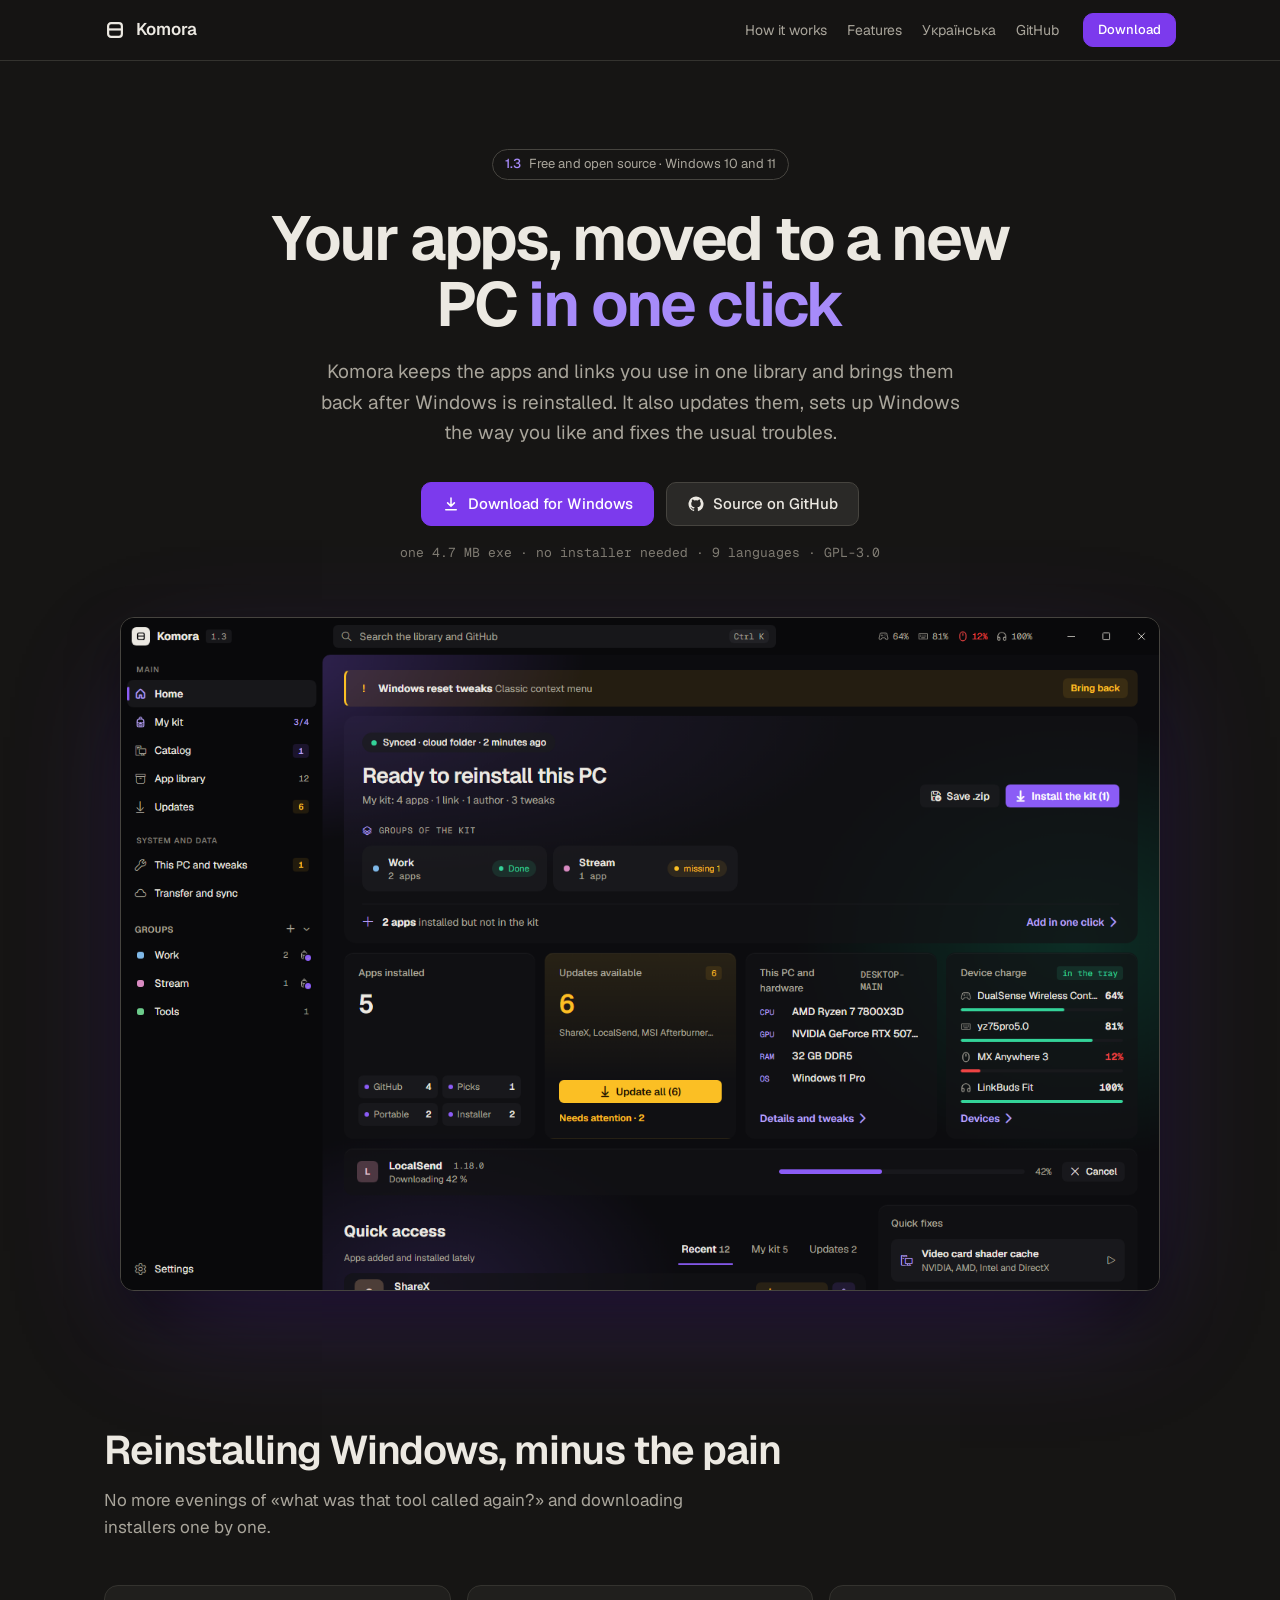
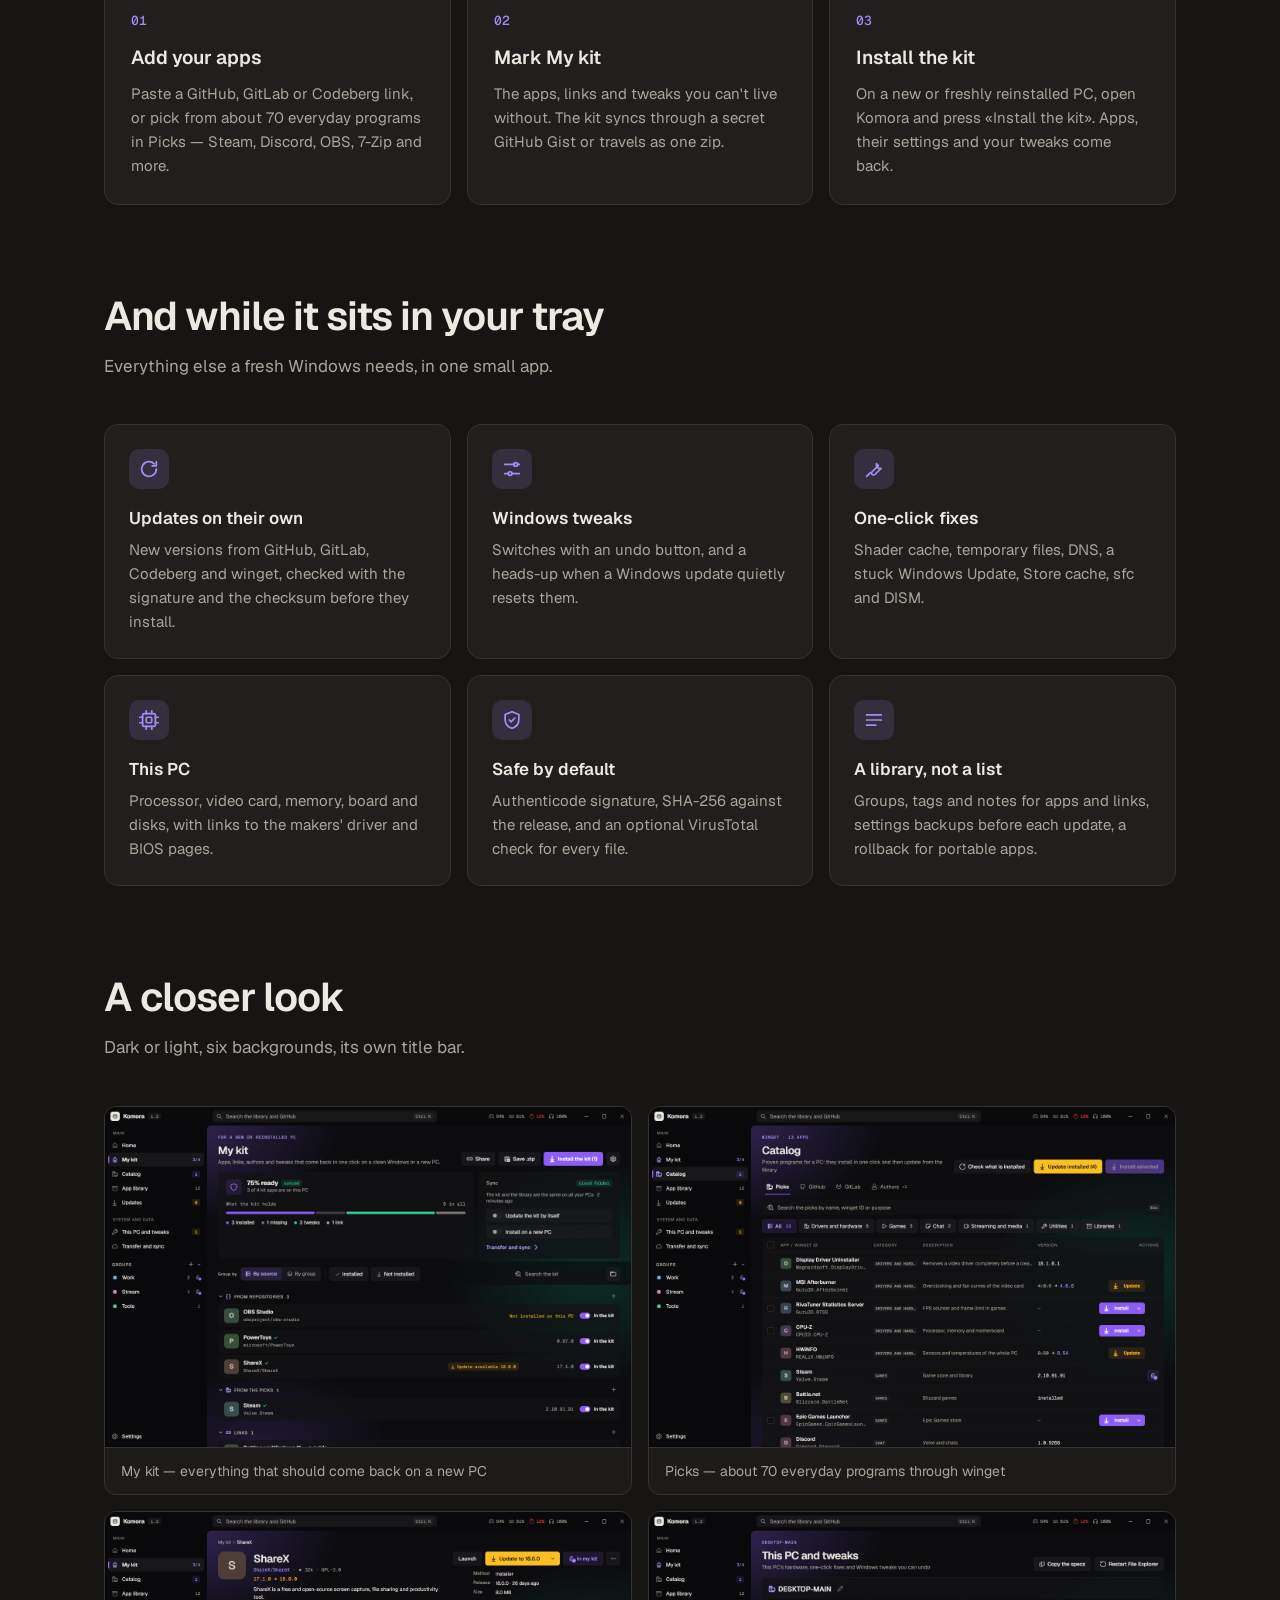
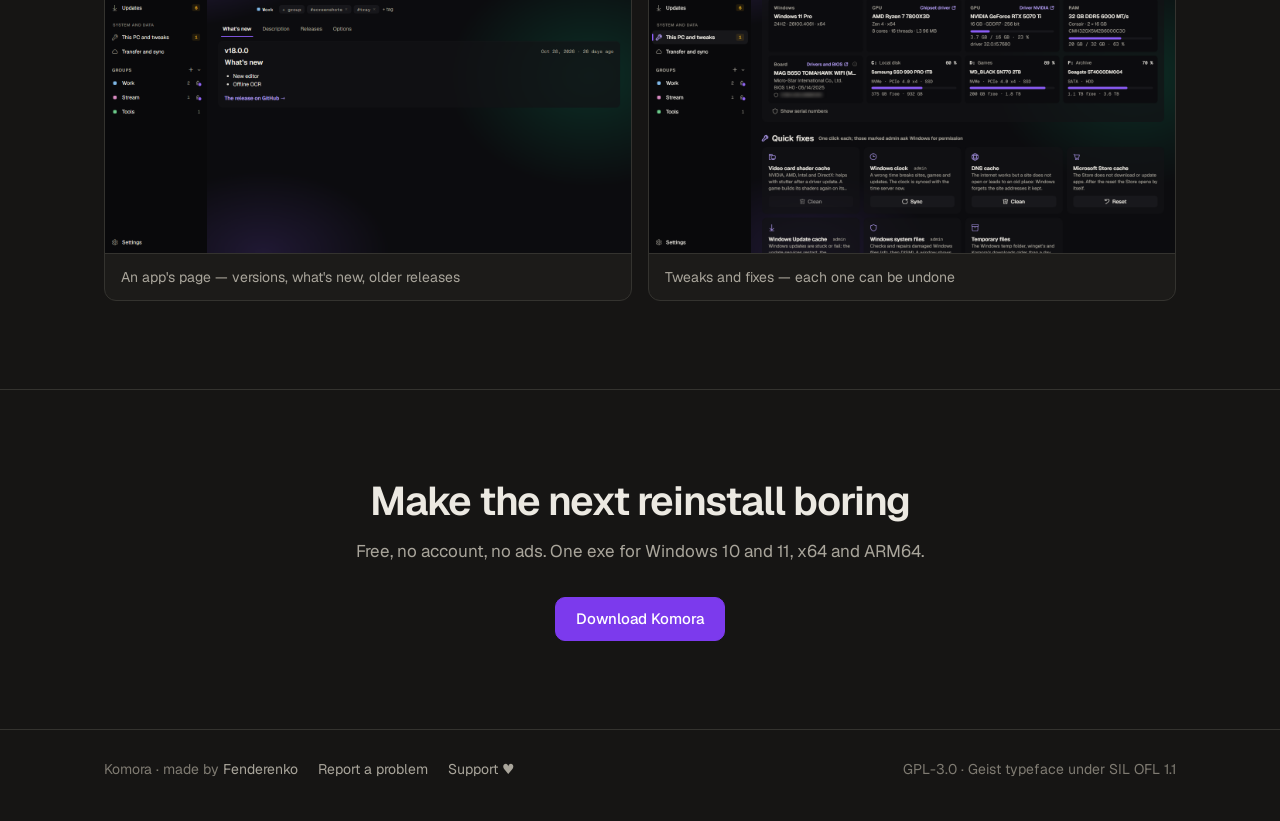
<file: docs/index.html>
<!doctype html>
<html lang="en">
<head>
<meta charset="utf-8">
<meta name="viewport" content="width=device-width, initial-scale=1">
<title>Komora — Windows app manager: move your apps to a new PC</title>
<meta name="description" content="Komora is a free Windows app manager. Keep your apps and links in one library and get them back on a new or reinstalled PC in one click. Installs and updates from GitHub, GitLab, Codeberg and winget, plus Windows tweaks and fixes.">
<link rel="canonical" href="https://fenderenko.github.io/Komora/">
<link rel="alternate" hreflang="en" href="https://fenderenko.github.io/Komora/">
<link rel="alternate" hreflang="uk" href="https://fenderenko.github.io/Komora/uk.html">
<link rel="alternate" hreflang="x-default" href="https://fenderenko.github.io/Komora/">
<meta property="og:type" content="website">
<meta property="og:title" content="Komora — your apps, moved to a new PC in one click">
<meta property="og:description" content="A free Windows app manager: a library of your apps, My kit for a fresh Windows, updates from GitHub releases and winget, tweaks and fixes.">
<meta property="og:url" content="https://fenderenko.github.io/Komora/">
<meta property="og:image" content="https://fenderenko.github.io/Komora/home.png">
<meta name="twitter:card" content="summary_large_image">
<meta name="color-scheme" content="dark">
<link rel="icon" href="data:image/svg+xml,%3Csvg xmlns='http://www.w3.org/2000/svg' viewBox='0 0 24 24'%3E%3Crect width='24' height='24' rx='6' fill='%231c1b19'/%3E%3Cg fill='none' stroke='%23ece9e2' stroke-width='2.2' stroke-linejoin='round'%3E%3Crect x='5' y='5' width='14' height='14' rx='3'/%3E%3Cpath d='M5 11.4h14'/%3E%3C/g%3E%3C/svg%3E">
<script type="application/ld+json">
{"@context":"https://schema.org","@type":"SoftwareApplication","name":"Komora","operatingSystem":"Windows 10, Windows 11","applicationCategory":"UtilitiesApplication","description":"A free Windows app manager: keep your apps and links in one library and move them to a new or reinstalled PC in one click.","offers":{"@type":"Offer","price":"0","priceCurrency":"USD"},"downloadUrl":"https://github.com/Fenderenko/Komora/releases/latest","softwareVersion":"1.3.2","license":"https://www.gnu.org/licenses/gpl-3.0.html","author":{"@type":"Person","name":"Fenderenko","url":"https://github.com/Fenderenko"}}
</script>
<style>
@font-face { font-family: "Geist"; font-weight: 100 900; font-display: swap; src: url(fonts/geist-latin.woff2) format("woff2"); unicode-range: U+0000-00FF, U+2000-206F, U+2190-2193, U+2212; }
@font-face { font-family: "Geist"; font-weight: 100 900; font-display: swap; src: url(fonts/geist-cyrillic.woff2) format("woff2"); unicode-range: U+0400-045F, U+0490-0491, U+2116; }
@font-face { font-family: "Geist Mono"; font-weight: 100 900; font-display: swap; src: url(fonts/geistmono-latin.woff2) format("woff2"); unicode-range: U+0000-00FF, U+2000-206F; }
:root {
  --base: #1c1b19; --layer: #161514; --card: #201f1d; --btn: #2a2927; --btn-h: #34332f;
  --stroke: #34332f; --stroke2: #46443f; --fg: #ece9e2; --mu: #a9a59b; --mu2: #7f7b72;
  --acc: #a78bfa; --acc-fill: #7c3aed; --acc-soft: rgb(167 139 250 / .14);
  --sans: "Geist", "Segoe UI Variable Text", "Segoe UI", system-ui, sans-serif;
  --mono: "Geist Mono", "Cascadia Mono", Consolas, monospace;
}
* { box-sizing: border-box; }
html { scroll-behavior: smooth; }
body { margin: 0; background: var(--layer); color: var(--fg); font: 16px/1.6 var(--sans); -webkit-font-smoothing: antialiased; }
a { color: inherit; }
.wrap { max-width: 1120px; margin: 0 auto; padding: 0 24px; }
header { position: sticky; top: 0; z-index: 10; background: rgb(22 21 20 / .88); backdrop-filter: blur(10px); border-bottom: 1px solid var(--stroke); }
header .wrap { display: flex; align-items: center; gap: 24px; height: 60px; }
.brand { display: flex; align-items: center; gap: 10px; font-weight: 600; font-size: 17px; text-decoration: none; }
.mark { width: 22px; height: 22px; }
nav { display: flex; gap: 20px; margin-left: auto; font-size: 14px; color: var(--mu); }
nav a { text-decoration: none; }
nav a:hover { color: var(--fg); }
.btn { display: inline-flex; align-items: center; gap: 8px; height: 44px; padding: 0 20px; border-radius: 10px; font-size: 15px; font-weight: 500; text-decoration: none; border: 1px solid var(--stroke2); background: var(--btn); transition: background .15s; }
.btn:hover { background: var(--btn-h); }
.btn.pri { background: var(--acc-fill); border-color: var(--acc-fill); color: #fff; }
.btn.pri:hover { background: #8b5cf6; }
.btn.sm { height: 34px; padding: 0 14px; font-size: 13px; }
.btn svg { width: 18px; height: 18px; }
.hero { padding: 88px 0 48px; text-align: center; }
.pill { display: inline-flex; gap: 8px; align-items: center; padding: 4px 12px; border-radius: 99px; border: 1px solid var(--stroke2); color: var(--mu); font-size: 13px; margin-bottom: 26px; }
.pill b { color: var(--acc); font-weight: 500; }
h1 { font-size: clamp(36px, 6vw, 62px); line-height: 1.06; letter-spacing: -.035em; font-weight: 650; margin: 0 auto 20px; max-width: 820px; }
h1 em { font-style: normal; color: var(--acc); }
.lead { font-size: clamp(17px, 2vw, 19px); color: var(--mu); max-width: 640px; margin: 0 auto 34px; }
.cta { display: flex; gap: 12px; justify-content: center; flex-wrap: wrap; }
.meta { margin-top: 18px; font: 13px var(--mono); color: var(--mu2); }
.shot { margin: 56px auto 0; max-width: 1040px; border-radius: 14px; border: 1px solid var(--stroke2); overflow: hidden; background: var(--base); box-shadow: 0 40px 120px -20px rgb(124 58 237 / .25), 0 24px 48px rgb(0 0 0 / .5); }
.shot img { display: block; width: 100%; height: auto; }
section { padding: 88px 0; }
h2 { font-size: clamp(28px, 3.6vw, 40px); letter-spacing: -.025em; line-height: 1.15; font-weight: 620; margin: 0 0 14px; }
.sub { color: var(--mu); max-width: 620px; margin: 0 0 44px; font-size: 17px; }
.steps { display: grid; grid-template-columns: repeat(3, 1fr); gap: 16px; }
.step { background: var(--card); border: 1px solid var(--stroke); border-radius: 14px; padding: 26px; }
.step .n { font: 500 13px var(--mono); color: var(--acc); margin-bottom: 14px; }
.step h3 { margin: 0 0 8px; font-size: 19px; font-weight: 600; }
.step p { margin: 0; color: var(--mu); font-size: 15px; }
.feats { display: grid; grid-template-columns: repeat(3, 1fr); gap: 16px; }
.feat { background: var(--card); border: 1px solid var(--stroke); border-radius: 14px; padding: 24px; }
.feat .ic { width: 40px; height: 40px; border-radius: 10px; background: var(--acc-soft); color: var(--acc); display: grid; place-items: center; margin-bottom: 16px; }
.feat .ic svg { width: 22px; height: 22px; }
.feat h3 { margin: 0 0 6px; font-size: 17px; font-weight: 600; }
.feat p { margin: 0; color: var(--mu); font-size: 15px; }
.gal { display: grid; grid-template-columns: 1fr 1fr; gap: 16px; }
.gal figure { margin: 0; border: 1px solid var(--stroke); border-radius: 12px; overflow: hidden; background: var(--base); }
.gal img { display: block; width: 100%; height: auto; }
.gal figcaption { padding: 12px 16px; font-size: 14px; color: var(--mu); border-top: 1px solid var(--stroke); }
.final { text-align: center; border-top: 1px solid var(--stroke); }
.final .sub { margin: 0 auto 32px; }
footer { border-top: 1px solid var(--stroke); padding: 28px 0 40px; color: var(--mu2); font-size: 14px; }
footer .wrap { display: flex; gap: 20px; flex-wrap: wrap; align-items: center; }
footer a { text-decoration: none; color: var(--mu); }
footer a:hover { color: var(--fg); }
footer .sp { margin-left: auto; }
@media (max-width: 860px) {
  .steps, .feats { grid-template-columns: 1fr; }
  .gal { grid-template-columns: 1fr; }
  nav a.opt { display: none; }
  .hero { padding-top: 56px; }
  section { padding: 64px 0; }
}
</style>
</head>
<body>
<header><div class="wrap">
  <a class="brand" href="#"><svg class="mark" viewBox="0 0 24 24" fill="none" stroke="currentColor" stroke-width="2.4" stroke-linejoin="round"><rect x="4.5" y="4.5" width="15" height="15" rx="3.2"/><path d="M4.5 11.4h15"/></svg>Komora</a>
  <nav>
    <a class="opt" href="#how">How it works</a>
    <a class="opt" href="#features">Features</a>
    <a href="uk.html" hreflang="uk">Українська</a>
    <a href="https://github.com/Fenderenko/Komora">GitHub</a>
  </nav>
  <a class="btn sm pri" href="https://github.com/Fenderenko/Komora/releases/latest">Download</a>
</div></header>

<main>
<div class="wrap hero">
  <div class="pill"><b>1.3</b> Free and open source · Windows 10 and 11</div>
  <h1>Your apps, moved to a new PC <em>in one click</em></h1>
  <p class="lead">Komora keeps the apps and links you use in one library and brings them back after Windows is reinstalled. It also updates them, sets up Windows the way you like and fixes the usual troubles.</p>
  <div class="cta">
    <a class="btn pri" href="https://github.com/Fenderenko/Komora/releases/latest"><svg viewBox="0 0 24 24" fill="none" stroke="currentColor" stroke-width="2" stroke-linecap="round" stroke-linejoin="round"><path d="M12 4v11m0 0-4.5-4.5M12 15l4.5-4.5M5 19.5h14"/></svg>Download for Windows</a>
    <a class="btn" href="https://github.com/Fenderenko/Komora"><svg viewBox="0 0 24 24" fill="currentColor"><path d="M12 2a10 10 0 0 0-3.16 19.49c.5.09.68-.22.68-.48v-1.7c-2.78.6-3.37-1.34-3.37-1.34-.45-1.16-1.11-1.47-1.11-1.47-.91-.62.07-.6.07-.6 1 .07 1.53 1.03 1.53 1.03.89 1.52 2.34 1.08 2.91.83.09-.65.35-1.08.63-1.33-2.22-.25-4.55-1.11-4.55-4.94 0-1.09.39-1.98 1.03-2.68-.1-.25-.45-1.27.1-2.65 0 0 .84-.27 2.75 1.02a9.5 9.5 0 0 1 5 0c1.91-1.29 2.75-1.02 2.75-1.02.55 1.38.2 2.4.1 2.65.64.7 1.03 1.59 1.03 2.68 0 3.84-2.34 4.68-4.57 4.93.36.31.68.92.68 1.85v2.74c0 .27.18.58.69.48A10 10 0 0 0 12 2Z"/></svg>Source on GitHub</a>
  </div>
  <div class="meta">one 4.7 MB exe · no installer needed · 9 languages · GPL-3.0</div>
  <div class="shot"><img src="home.png" width="1360" height="880" alt="Komora's dashboard: this PC, updates ready to install and My kit"></div>
</div>

<section id="how"><div class="wrap">
  <h2>Reinstalling Windows, minus the pain</h2>
  <p class="sub">No more evenings of «what was that tool called again?» and downloading installers one by one.</p>
  <div class="steps">
    <div class="step"><div class="n">01</div><h3>Add your apps</h3><p>Paste a GitHub, GitLab or Codeberg link, or pick from about 70 everyday programs in Picks — Steam, Discord, OBS, 7-Zip and more.</p></div>
    <div class="step"><div class="n">02</div><h3>Mark My kit</h3><p>The apps, links and tweaks you can't live without. The kit syncs through a secret GitHub Gist or travels as one zip.</p></div>
    <div class="step"><div class="n">03</div><h3>Install the kit</h3><p>On a new or freshly reinstalled PC, open Komora and press «Install the kit». Apps, their settings and your tweaks come back.</p></div>
  </div>
</div></section>

<section id="features" style="padding-top:0"><div class="wrap">
  <h2>And while it sits in your tray</h2>
  <p class="sub">Everything else a fresh Windows needs, in one small app.</p>
  <div class="feats">
    <div class="feat"><div class="ic"><svg viewBox="0 0 24 24" fill="none" stroke="currentColor" stroke-width="1.9" stroke-linecap="round" stroke-linejoin="round"><path d="M20 12a8 8 0 1 1-2.3-5.6M20 4v4.5h-4.5"/></svg></div><h3>Updates on their own</h3><p>New versions from GitHub, GitLab, Codeberg and winget, checked with the signature and the checksum before they install.</p></div>
    <div class="feat"><div class="ic"><svg viewBox="0 0 24 24" fill="none" stroke="currentColor" stroke-width="1.9" stroke-linecap="round" stroke-linejoin="round"><path d="M4 7h10M18 7h2M4 17h4M12 17h8"/><circle cx="16" cy="7" r="2"/><circle cx="10" cy="17" r="2"/></svg></div><h3>Windows tweaks</h3><p>Switches with an undo button, and a heads-up when a Windows update quietly resets them.</p></div>
    <div class="feat"><div class="ic"><svg viewBox="0 0 24 24" fill="none" stroke="currentColor" stroke-width="1.9" stroke-linecap="round" stroke-linejoin="round"><path d="M14.7 6.3a4 4 0 0 0 5 5L13 18a2.1 2.1 0 0 1-3-3l6.7-6.7Z"/><path d="m4 20 4-4"/></svg></div><h3>One-click fixes</h3><p>Shader cache, temporary files, DNS, a stuck Windows Update, Store cache, sfc and DISM.</p></div>
    <div class="feat"><div class="ic"><svg viewBox="0 0 24 24" fill="none" stroke="currentColor" stroke-width="1.9" stroke-linecap="round" stroke-linejoin="round"><rect x="5" y="5" width="14" height="14" rx="2"/><rect x="9" y="9" width="6" height="6" rx="1"/><path d="M9 2v3M15 2v3M9 19v3M15 19v3M2 9h3M2 15h3M19 9h3M19 15h3"/></svg></div><h3>This PC</h3><p>Processor, video card, memory, board and disks, with links to the makers' driver and BIOS pages.</p></div>
    <div class="feat"><div class="ic"><svg viewBox="0 0 24 24" fill="none" stroke="currentColor" stroke-width="1.9" stroke-linecap="round" stroke-linejoin="round"><path d="M12 3 4.5 6v5.5c0 4.4 3.1 8.2 7.5 9.5 4.4-1.3 7.5-5.1 7.5-9.5V6Z"/><path d="m9 12 2 2 4-4"/></svg></div><h3>Safe by default</h3><p>Authenticode signature, SHA-256 against the release, and an optional VirusTotal check for every file.</p></div>
    <div class="feat"><div class="ic"><svg viewBox="0 0 24 24" fill="none" stroke="currentColor" stroke-width="1.9" stroke-linecap="round" stroke-linejoin="round"><path d="M4 6.5h16M4 12h16M4 17.5h10"/></svg></div><h3>A library, not a list</h3><p>Groups, tags and notes for apps and links, settings backups before each update, a rollback for portable apps.</p></div>
  </div>
</div></section>

<section style="padding-top:0"><div class="wrap">
  <h2>A closer look</h2>
  <p class="sub">Dark or light, six backgrounds, its own title bar.</p>
  <div class="gal">
    <figure><img src="kit.png" width="1360" height="880" loading="lazy" alt="My kit: install the kit, apps from repositories and Picks, links and tweaks"><figcaption>My kit — everything that should come back on a new PC</figcaption></figure>
    <figure><img src="picks.png" width="1360" height="880" loading="lazy" alt="Picks: everyday programs by category with install buttons"><figcaption>Picks — about 70 everyday programs through winget</figcaption></figure>
    <figure><img src="app.png" width="1360" height="880" loading="lazy" alt="An app's page: versions, what's new, releases and options"><figcaption>An app's page — versions, what's new, older releases</figcaption></figure>
    <figure><img src="tweaks.png" width="1360" height="880" loading="lazy" alt="Windows tweaks and one-click fixes"><figcaption>Tweaks and fixes — each one can be undone</figcaption></figure>
  </div>
</div></section>

<section class="final"><div class="wrap">
  <h2>Make the next reinstall boring</h2>
  <p class="sub">Free, no account, no ads. One exe for Windows 10 and 11, x64 and ARM64.</p>
  <div class="cta"><a class="btn pri" href="https://github.com/Fenderenko/Komora/releases/latest">Download Komora</a></div>
</div></section>
</main>

<footer><div class="wrap">
  <span>Komora · made by <a href="https://github.com/Fenderenko">Fenderenko</a></span>
  <a href="https://github.com/Fenderenko/Komora/issues">Report a problem</a>
  <a href="https://send.monobank.ua/jar/6VR4c6nxzz">Support ♥</a>
  <span class="sp">GPL-3.0 · Geist typeface under SIL OFL 1.1</span>
</div></footer>
</body>
</html>
</file>
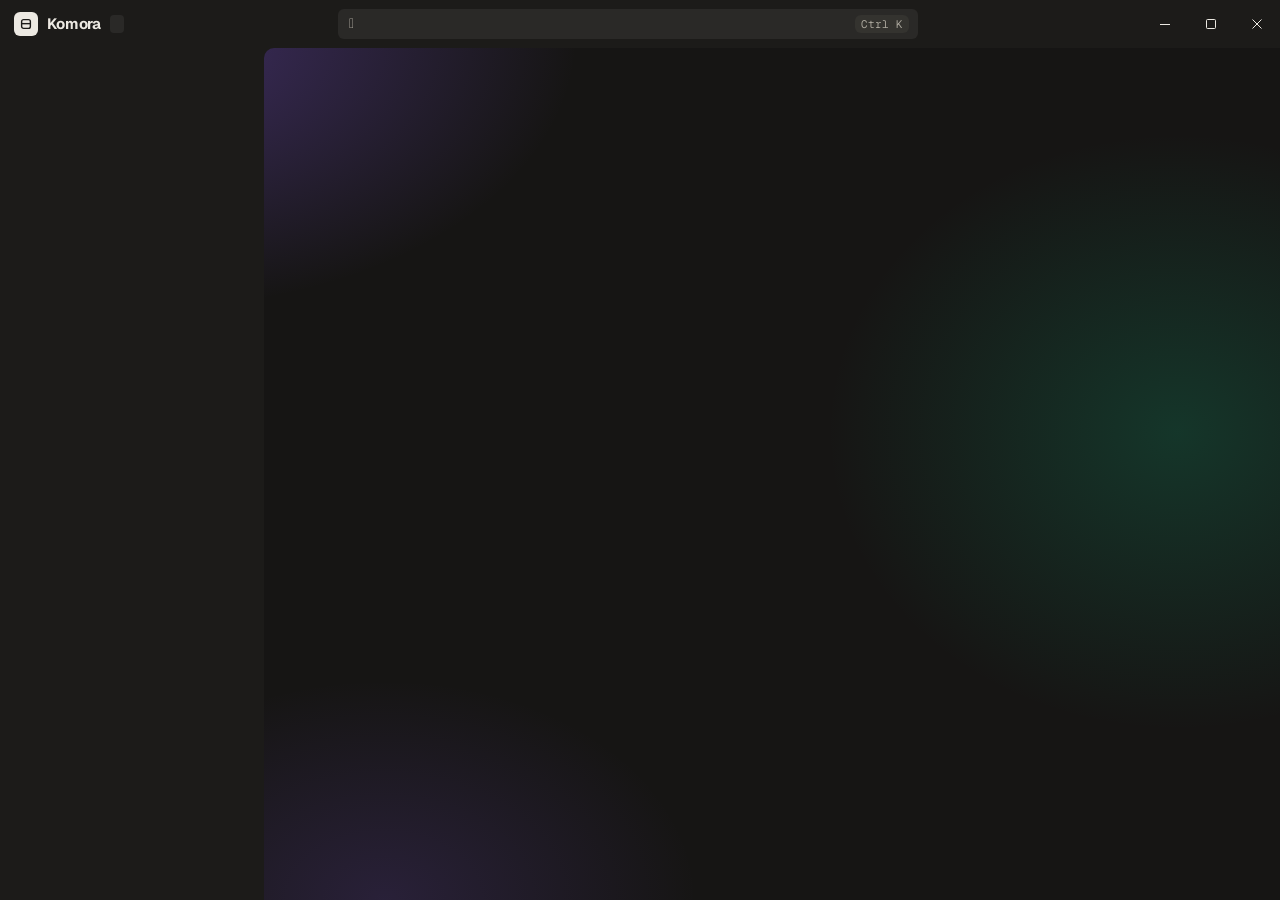
<file: web/index.html>
<!doctype html>
<html lang="uk" data-theme="dark">
<head>
<meta charset="utf-8">
<meta name="viewport" content="width=device-width, initial-scale=1">
<title>Komora</title>
<link rel="stylesheet" href="app.css">
</head>
<body>
<div id="app">
  <header id="top">
    <button class="brand" id="home"><span class="mark"></span><b>Komora</b><span class="ver mono"></span></button>
    <div class="sbox" id="sbox">
      <label class="search"><i class="i prompt"></i><input id="q" spellcheck="false" autocomplete="off"><span class="kbd mono">Ctrl K</span></label>
      <div id="fly" class="fly" hidden></div>
    </div>
    <div class="hright" id="hbat"></div>
    <div class="winbtns" id="winbtns"><button data-win="min" tabindex="-1"></button><button data-win="max" tabindex="-1"></button><button data-win="close" class="close" tabindex="-1"></button></div>
  </header>
  <div id="body">
    <nav id="nav"></nav>
    <main id="main"></main>
  </div>
</div>
<div id="toasts"></div>
<script src="i18n.js"></script>
<script src="app.js"></script>
</body>
</html>
</file>
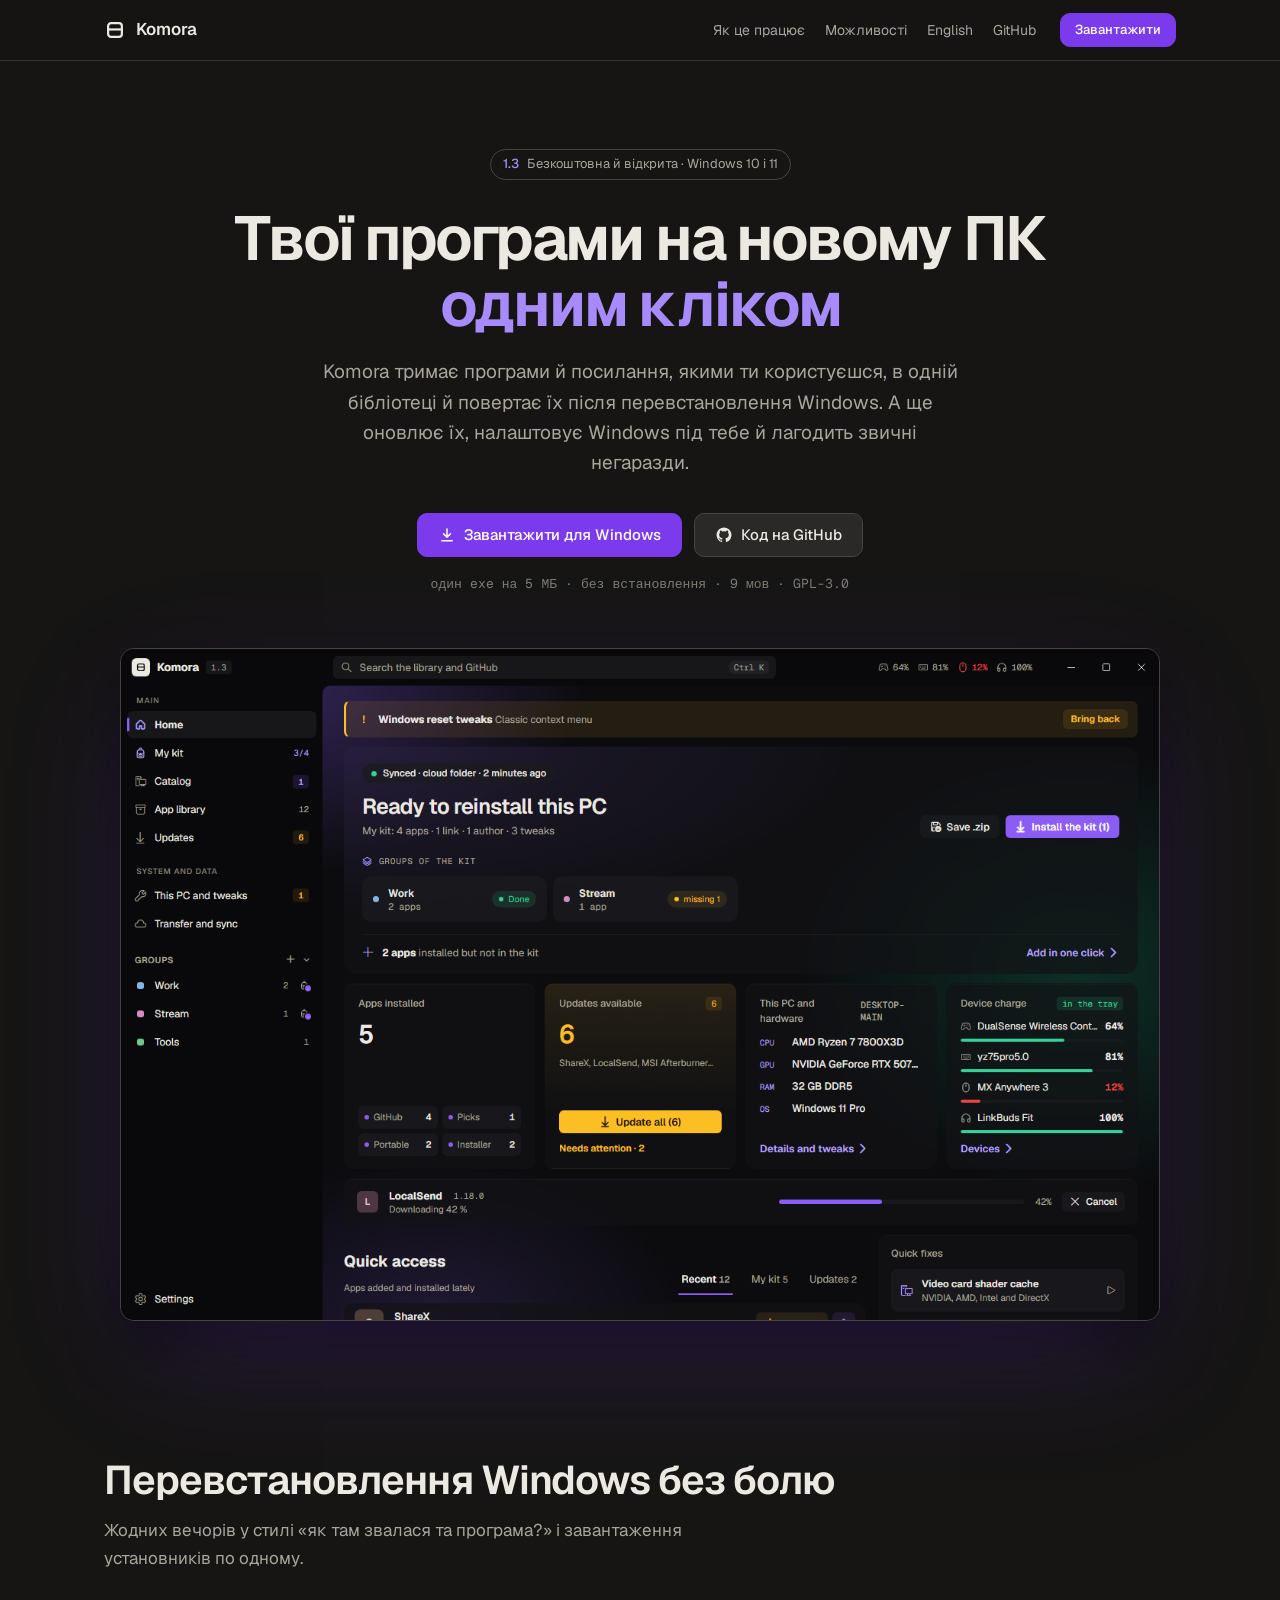
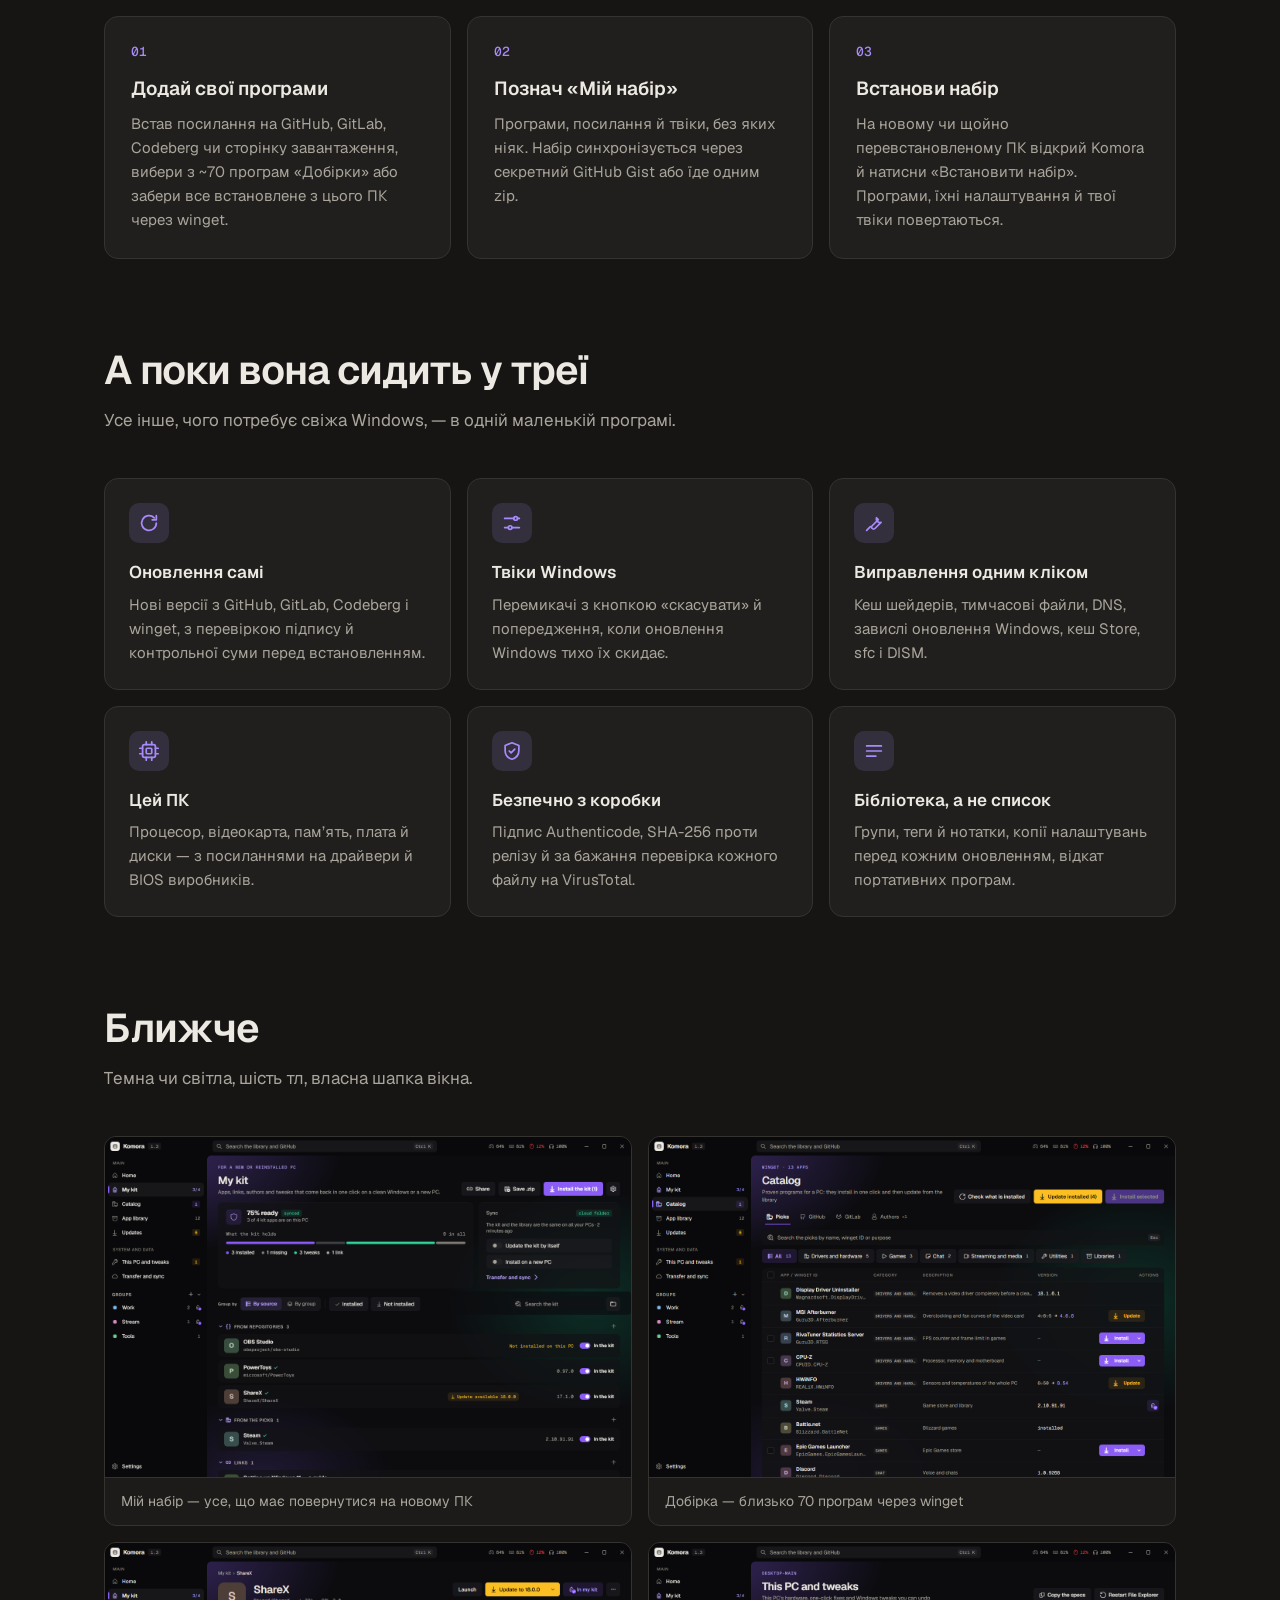
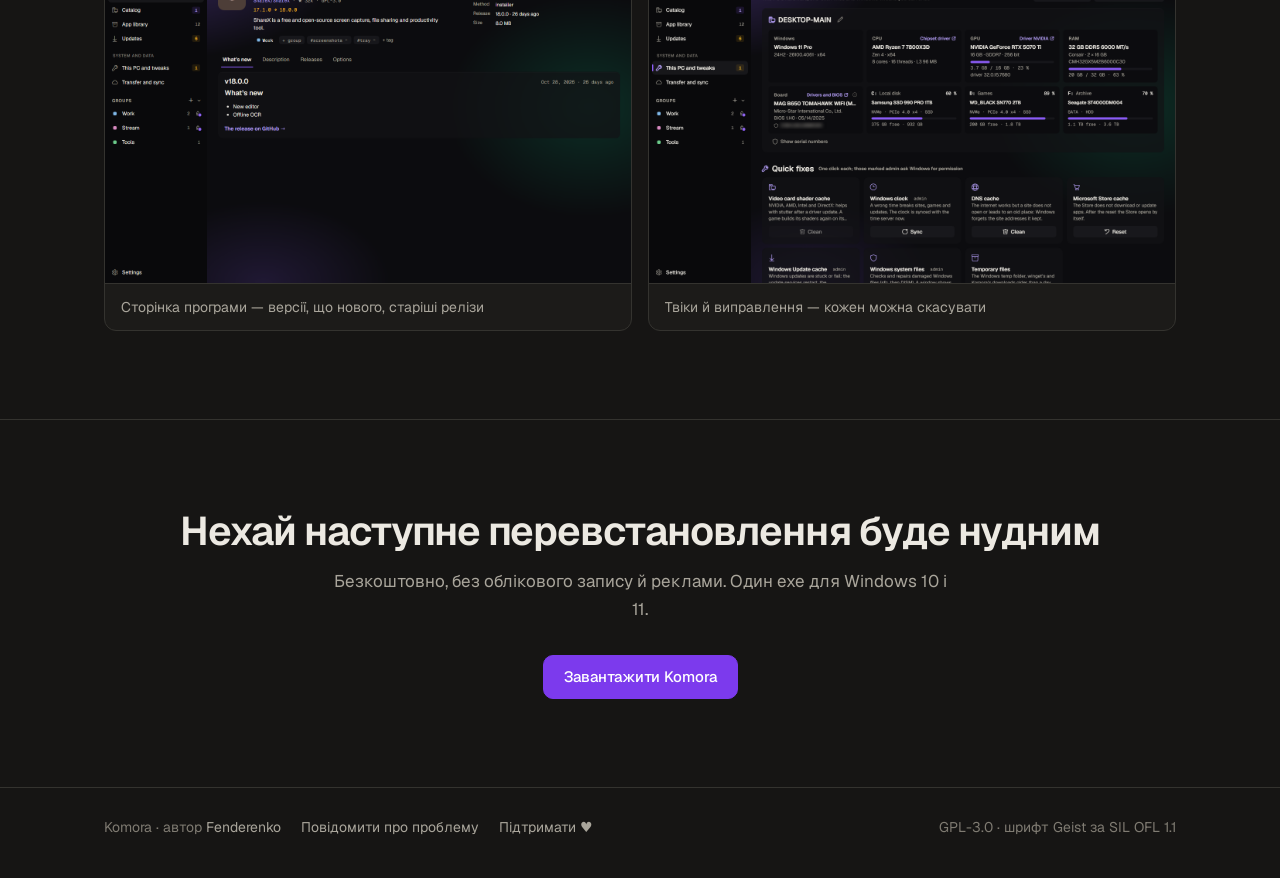
<file: docs/uk.html>
<!doctype html>
<html lang="uk">
<head>
<meta charset="utf-8">
<meta name="viewport" content="width=device-width, initial-scale=1">
<title>Komora — менеджер програм для Windows: перенеси свої програми на новий ПК</title>
<meta name="description" content="Komora — безкоштовний менеджер програм для Windows. Тримай свої програми й посилання в одній бібліотеці й повертай їх на новому чи перевстановленому ПК одним кліком. Встановлення й оновлення з GitHub, GitLab, Codeberg і winget, твіки й виправлення Windows.">
<link rel="canonical" href="https://fenderenko.github.io/Komora/uk.html">
<link rel="alternate" hreflang="en" href="https://fenderenko.github.io/Komora/">
<link rel="alternate" hreflang="uk" href="https://fenderenko.github.io/Komora/uk.html">
<link rel="alternate" hreflang="x-default" href="https://fenderenko.github.io/Komora/">
<meta property="og:type" content="website">
<meta property="og:title" content="Komora — твої програми на новому ПК одним кліком">
<meta property="og:description" content="Безкоштовний менеджер програм для Windows: бібліотека твоїх програм, «Мій набір» для свіжої Windows, оновлення з релізів GitHub і winget, твіки й виправлення.">
<meta property="og:url" content="https://fenderenko.github.io/Komora/uk.html">
<meta property="og:image" content="https://fenderenko.github.io/Komora/home.png">
<meta name="twitter:card" content="summary_large_image">
<meta name="color-scheme" content="dark">
<link rel="icon" href="data:image/svg+xml,%3Csvg xmlns='http://www.w3.org/2000/svg' viewBox='0 0 24 24'%3E%3Crect width='24' height='24' rx='6' fill='%231c1b19'/%3E%3Cg fill='none' stroke='%23ece9e2' stroke-width='2.2' stroke-linejoin='round'%3E%3Crect x='5' y='5' width='14' height='14' rx='3'/%3E%3Cpath d='M5 11.4h14'/%3E%3C/g%3E%3C/svg%3E">
<script type="application/ld+json">
{"@context":"https://schema.org","@type":"SoftwareApplication","name":"Komora","operatingSystem":"Windows 10, Windows 11","applicationCategory":"UtilitiesApplication","description":"Безкоштовний менеджер програм для Windows: програми й посилання в одній бібліотеці й на новому чи перевстановленому ПК одним кліком.","inLanguage":"uk","offers":{"@type":"Offer","price":"0","priceCurrency":"USD"},"downloadUrl":"https://github.com/Fenderenko/Komora/releases/latest","softwareVersion":"1.3.2","license":"https://www.gnu.org/licenses/gpl-3.0.html","author":{"@type":"Person","name":"Fenderenko","url":"https://github.com/Fenderenko"}}
</script>
<style>
@font-face { font-family: "Geist"; font-weight: 100 900; font-display: swap; src: url(fonts/geist-latin.woff2) format("woff2"); unicode-range: U+0000-00FF, U+2000-206F, U+2190-2193, U+2212; }
@font-face { font-family: "Geist"; font-weight: 100 900; font-display: swap; src: url(fonts/geist-cyrillic.woff2) format("woff2"); unicode-range: U+0400-045F, U+0490-0491, U+2116; }
@font-face { font-family: "Geist Mono"; font-weight: 100 900; font-display: swap; src: url(fonts/geistmono-latin.woff2) format("woff2"); unicode-range: U+0000-00FF, U+2000-206F; }
:root {
  --base: #1c1b19; --layer: #161514; --card: #201f1d; --btn: #2a2927; --btn-h: #34332f;
  --stroke: #34332f; --stroke2: #46443f; --fg: #ece9e2; --mu: #a9a59b; --mu2: #7f7b72;
  --acc: #a78bfa; --acc-fill: #7c3aed; --acc-soft: rgb(167 139 250 / .14);
  --sans: "Geist", "Segoe UI Variable Text", "Segoe UI", system-ui, sans-serif;
  --mono: "Geist Mono", "Cascadia Mono", Consolas, monospace;
}
* { box-sizing: border-box; }
html { scroll-behavior: smooth; }
body { margin: 0; background: var(--layer); color: var(--fg); font: 16px/1.6 var(--sans); -webkit-font-smoothing: antialiased; }
a { color: inherit; }
.wrap { max-width: 1120px; margin: 0 auto; padding: 0 24px; }
header { position: sticky; top: 0; z-index: 10; background: rgb(22 21 20 / .88); backdrop-filter: blur(10px); border-bottom: 1px solid var(--stroke); }
header .wrap { display: flex; align-items: center; gap: 24px; height: 60px; }
.brand { display: flex; align-items: center; gap: 10px; font-weight: 600; font-size: 17px; text-decoration: none; }
.mark { width: 22px; height: 22px; }
nav { display: flex; gap: 20px; margin-left: auto; font-size: 14px; color: var(--mu); }
nav a { text-decoration: none; }
nav a:hover { color: var(--fg); }
.btn { display: inline-flex; align-items: center; gap: 8px; height: 44px; padding: 0 20px; border-radius: 10px; font-size: 15px; font-weight: 500; text-decoration: none; border: 1px solid var(--stroke2); background: var(--btn); transition: background .15s; }
.btn:hover { background: var(--btn-h); }
.btn.pri { background: var(--acc-fill); border-color: var(--acc-fill); color: #fff; }
.btn.pri:hover { background: #8b5cf6; }
.btn.sm { height: 34px; padding: 0 14px; font-size: 13px; }
.btn svg { width: 18px; height: 18px; }
.hero { padding: 88px 0 48px; text-align: center; }
.pill { display: inline-flex; gap: 8px; align-items: center; padding: 4px 12px; border-radius: 99px; border: 1px solid var(--stroke2); color: var(--mu); font-size: 13px; margin-bottom: 26px; }
.pill b { color: var(--acc); font-weight: 500; }
h1 { font-size: clamp(36px, 6vw, 62px); line-height: 1.06; letter-spacing: -.035em; font-weight: 650; margin: 0 auto 20px; max-width: 820px; }
h1 em { font-style: normal; color: var(--acc); }
.lead { font-size: clamp(17px, 2vw, 19px); color: var(--mu); max-width: 640px; margin: 0 auto 34px; }
.cta { display: flex; gap: 12px; justify-content: center; flex-wrap: wrap; }
.meta { margin-top: 18px; font: 13px var(--mono); color: var(--mu2); }
.shot { margin: 56px auto 0; max-width: 1040px; border-radius: 14px; border: 1px solid var(--stroke2); overflow: hidden; background: var(--base); box-shadow: 0 40px 120px -20px rgb(124 58 237 / .25), 0 24px 48px rgb(0 0 0 / .5); }
.shot img { display: block; width: 100%; height: auto; }
section { padding: 88px 0; }
h2 { font-size: clamp(28px, 3.6vw, 40px); letter-spacing: -.025em; line-height: 1.15; font-weight: 620; margin: 0 0 14px; }
.sub { color: var(--mu); max-width: 620px; margin: 0 0 44px; font-size: 17px; }
.steps { display: grid; grid-template-columns: repeat(3, 1fr); gap: 16px; }
.step { background: var(--card); border: 1px solid var(--stroke); border-radius: 14px; padding: 26px; }
.step .n { font: 500 13px var(--mono); color: var(--acc); margin-bottom: 14px; }
.step h3 { margin: 0 0 8px; font-size: 19px; font-weight: 600; }
.step p { margin: 0; color: var(--mu); font-size: 15px; }
.feats { display: grid; grid-template-columns: repeat(3, 1fr); gap: 16px; }
.feat { background: var(--card); border: 1px solid var(--stroke); border-radius: 14px; padding: 24px; }
.feat .ic { width: 40px; height: 40px; border-radius: 10px; background: var(--acc-soft); color: var(--acc); display: grid; place-items: center; margin-bottom: 16px; }
.feat .ic svg { width: 22px; height: 22px; }
.feat h3 { margin: 0 0 6px; font-size: 17px; font-weight: 600; }
.feat p { margin: 0; color: var(--mu); font-size: 15px; }
.gal { display: grid; grid-template-columns: 1fr 1fr; gap: 16px; }
.gal figure { margin: 0; border: 1px solid var(--stroke); border-radius: 12px; overflow: hidden; background: var(--base); }
.gal img { display: block; width: 100%; height: auto; }
.gal figcaption { padding: 12px 16px; font-size: 14px; color: var(--mu); border-top: 1px solid var(--stroke); }
.final { text-align: center; border-top: 1px solid var(--stroke); }
.final .sub { margin: 0 auto 32px; }
footer { border-top: 1px solid var(--stroke); padding: 28px 0 40px; color: var(--mu2); font-size: 14px; }
footer .wrap { display: flex; gap: 20px; flex-wrap: wrap; align-items: center; }
footer a { text-decoration: none; color: var(--mu); }
footer a:hover { color: var(--fg); }
footer .sp { margin-left: auto; }
@media (max-width: 860px) {
  .steps, .feats { grid-template-columns: 1fr; }
  .gal { grid-template-columns: 1fr; }
  nav a.opt { display: none; }
  .hero { padding-top: 56px; }
  section { padding: 64px 0; }
}
</style>
</head>
<body>
<header><div class="wrap">
  <a class="brand" href="#"><svg class="mark" viewBox="0 0 24 24" fill="none" stroke="currentColor" stroke-width="2.4" stroke-linejoin="round"><rect x="4.5" y="4.5" width="15" height="15" rx="3.2"/><path d="M4.5 11.4h15"/></svg>Komora</a>
  <nav>
    <a class="opt" href="#how">Як це працює</a>
    <a class="opt" href="#features">Можливості</a>
    <a href="./" hreflang="en">English</a>
    <a href="https://github.com/Fenderenko/Komora">GitHub</a>
  </nav>
  <a class="btn sm pri" href="https://github.com/Fenderenko/Komora/releases/latest">Завантажити</a>
</div></header>

<main>
<div class="wrap hero">
  <div class="pill"><b>1.3</b> Безкоштовна й відкрита · Windows 10 і 11</div>
  <h1>Твої програми на новому ПК <em>одним кліком</em></h1>
  <p class="lead">Komora тримає програми й посилання, якими ти користуєшся, в одній бібліотеці й повертає їх після перевстановлення Windows. А ще оновлює їх, налаштовує Windows під тебе й лагодить звичні негаразди.</p>
  <div class="cta">
    <a class="btn pri" href="https://github.com/Fenderenko/Komora/releases/latest"><svg viewBox="0 0 24 24" fill="none" stroke="currentColor" stroke-width="2" stroke-linecap="round" stroke-linejoin="round"><path d="M12 4v11m0 0-4.5-4.5M12 15l4.5-4.5M5 19.5h14"/></svg>Завантажити для Windows</a>
    <a class="btn" href="https://github.com/Fenderenko/Komora"><svg viewBox="0 0 24 24" fill="currentColor"><path d="M12 2a10 10 0 0 0-3.16 19.49c.5.09.68-.22.68-.48v-1.7c-2.78.6-3.37-1.34-3.37-1.34-.45-1.16-1.11-1.47-1.11-1.47-.91-.62.07-.6.07-.6 1 .07 1.53 1.03 1.53 1.03.89 1.52 2.34 1.08 2.91.83.09-.65.35-1.08.63-1.33-2.22-.25-4.55-1.11-4.55-4.94 0-1.09.39-1.98 1.03-2.68-.1-.25-.45-1.27.1-2.65 0 0 .84-.27 2.75 1.02a9.5 9.5 0 0 1 5 0c1.91-1.29 2.75-1.02 2.75-1.02.55 1.38.2 2.4.1 2.65.64.7 1.03 1.59 1.03 2.68 0 3.84-2.34 4.68-4.57 4.93.36.31.68.92.68 1.85v2.74c0 .27.18.58.69.48A10 10 0 0 0 12 2Z"/></svg>Код на GitHub</a>
  </div>
  <div class="meta">один exe на 5 МБ · без встановлення · 9 мов · GPL-3.0</div>
  <div class="shot"><img src="home.png" width="1360" height="880" alt="Огляд Komora: цей ПК, оновлення й мій набір"></div>
</div>

<section id="how"><div class="wrap">
  <h2>Перевстановлення Windows без болю</h2>
  <p class="sub">Жодних вечорів у стилі «як там звалася та програма?» і завантаження установників по одному.</p>
  <div class="steps">
    <div class="step"><div class="n">01</div><h3>Додай свої програми</h3><p>Встав посилання на GitHub, GitLab, Codeberg чи сторінку завантаження, вибери з ~70 програм «Добірки» або забери все встановлене з цього ПК через winget.</p></div>
    <div class="step"><div class="n">02</div><h3>Познач «Мій набір»</h3><p>Програми, посилання й твіки, без яких ніяк. Набір синхронізується через секретний GitHub Gist або їде одним zip.</p></div>
    <div class="step"><div class="n">03</div><h3>Встанови набір</h3><p>На новому чи щойно перевстановленому ПК відкрий Komora й натисни «Встановити набір». Програми, їхні налаштування й твої твіки повертаються.</p></div>
  </div>
</div></section>

<section id="features" style="padding-top:0"><div class="wrap">
  <h2>А поки вона сидить у треї</h2>
  <p class="sub">Усе інше, чого потребує свіжа Windows, — в одній маленькій програмі.</p>
  <div class="feats">
    <div class="feat"><div class="ic"><svg viewBox="0 0 24 24" fill="none" stroke="currentColor" stroke-width="1.9" stroke-linecap="round" stroke-linejoin="round"><path d="M20 12a8 8 0 1 1-2.3-5.6M20 4v4.5h-4.5"/></svg></div><h3>Оновлення самі</h3><p>Нові версії з GitHub, GitLab, Codeberg і winget, з перевіркою підпису й контрольної суми перед встановленням.</p></div>
    <div class="feat"><div class="ic"><svg viewBox="0 0 24 24" fill="none" stroke="currentColor" stroke-width="1.9" stroke-linecap="round" stroke-linejoin="round"><path d="M4 7h10M18 7h2M4 17h4M12 17h8"/><circle cx="16" cy="7" r="2"/><circle cx="10" cy="17" r="2"/></svg></div><h3>Твіки Windows</h3><p>Перемикачі з кнопкою «скасувати» й попередження, коли оновлення Windows тихо їх скидає.</p></div>
    <div class="feat"><div class="ic"><svg viewBox="0 0 24 24" fill="none" stroke="currentColor" stroke-width="1.9" stroke-linecap="round" stroke-linejoin="round"><path d="M14.7 6.3a4 4 0 0 0 5 5L13 18a2.1 2.1 0 0 1-3-3l6.7-6.7Z"/><path d="m4 20 4-4"/></svg></div><h3>Виправлення одним кліком</h3><p>Кеш шейдерів, тимчасові файли, DNS, завислі оновлення Windows, кеш Store, sfc і DISM.</p></div>
    <div class="feat"><div class="ic"><svg viewBox="0 0 24 24" fill="none" stroke="currentColor" stroke-width="1.9" stroke-linecap="round" stroke-linejoin="round"><rect x="5" y="5" width="14" height="14" rx="2"/><rect x="9" y="9" width="6" height="6" rx="1"/><path d="M9 2v3M15 2v3M9 19v3M15 19v3M2 9h3M2 15h3M19 9h3M19 15h3"/></svg></div><h3>Цей ПК</h3><p>Процесор, відеокарта, пам’ять, плата й диски — з посиланнями на драйвери й BIOS виробників.</p></div>
    <div class="feat"><div class="ic"><svg viewBox="0 0 24 24" fill="none" stroke="currentColor" stroke-width="1.9" stroke-linecap="round" stroke-linejoin="round"><path d="M12 3 4.5 6v5.5c0 4.4 3.1 8.2 7.5 9.5 4.4-1.3 7.5-5.1 7.5-9.5V6Z"/><path d="m9 12 2 2 4-4"/></svg></div><h3>Безпечно з коробки</h3><p>Підпис Authenticode, SHA-256 проти релізу й за бажання перевірка кожного файлу на VirusTotal.</p></div>
    <div class="feat"><div class="ic"><svg viewBox="0 0 24 24" fill="none" stroke="currentColor" stroke-width="1.9" stroke-linecap="round" stroke-linejoin="round"><path d="M4 6.5h16M4 12h16M4 17.5h10"/></svg></div><h3>Бібліотека, а не список</h3><p>Групи, теги й нотатки, копії налаштувань перед кожним оновленням, відкат портативних програм.</p></div>
  </div>
</div></section>

<section style="padding-top:0"><div class="wrap">
  <h2>Ближче</h2>
  <p class="sub">Темна чи світла, шість тл, власна шапка вікна.</p>
  <div class="gal">
    <figure><img src="kit.png" width="1360" height="880" loading="lazy" alt="Мій набір: встановити набір, програми з репозиторіїв і Добірки, посилання й твіки"><figcaption>Мій набір — усе, що має повернутися на новому ПК</figcaption></figure>
    <figure><img src="picks.png" width="1360" height="880" loading="lazy" alt="Добірка: повсякденні програми за категоріями з кнопками встановлення"><figcaption>Добірка — близько 70 програм через winget</figcaption></figure>
    <figure><img src="app.png" width="1360" height="880" loading="lazy" alt="Сторінка програми: версії, що нового, релізи й параметри"><figcaption>Сторінка програми — версії, що нового, старіші релізи</figcaption></figure>
    <figure><img src="tweaks.png" width="1360" height="880" loading="lazy" alt="Твіки Windows і виправлення одним кліком"><figcaption>Твіки й виправлення — кожен можна скасувати</figcaption></figure>
  </div>
</div></section>

<section class="final"><div class="wrap">
  <h2>Нехай наступне перевстановлення буде нудним</h2>
  <p class="sub">Безкоштовно, без облікового запису й реклами. Один exe для Windows 10 і 11.</p>
  <div class="cta"><a class="btn pri" href="https://github.com/Fenderenko/Komora/releases/latest">Завантажити Komora</a></div>
</div></section>
</main>

<footer><div class="wrap">
  <span>Komora · автор <a href="https://github.com/Fenderenko">Fenderenko</a></span>
  <a href="https://github.com/Fenderenko/Komora/issues">Повідомити про проблему</a>
  <a href="https://send.monobank.ua/jar/6VR4c6nxzz">Підтримати ♥</a>
  <span class="sp">GPL-3.0 · шрифт Geist за SIL OFL 1.1</span>
</div></footer>
</body>
</html>
</file>
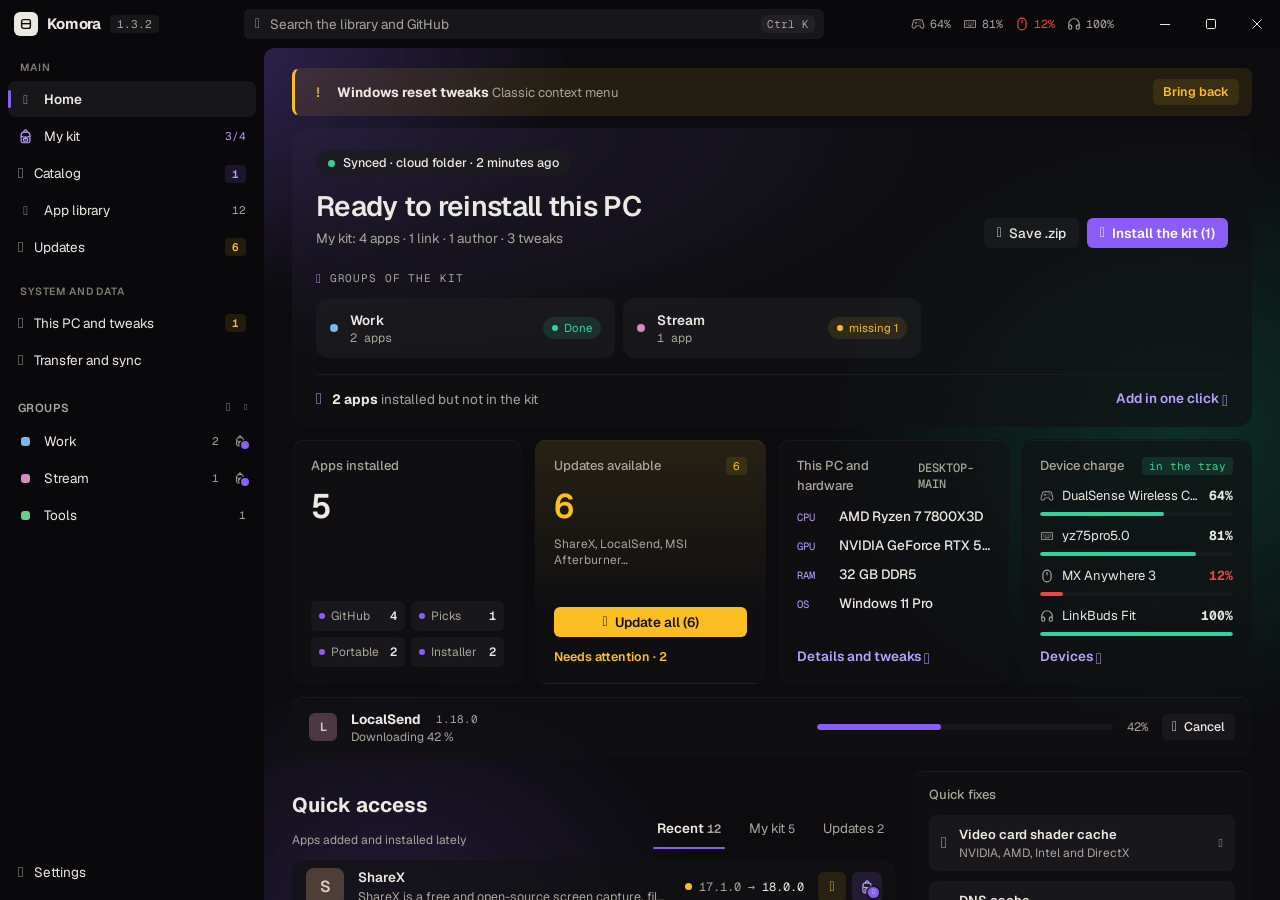
<file: tools/shot.html>
<!doctype html>
<!-- The window with made-up data for README screenshots (not part of the app):
     serve the project folder and open /tools/shot.html?view=home&theme=dark&lang=en[&app=<id>][&repo=<owner/name>][&bg=<slate|#rrggbb>][&howto] -->
<html lang="en" data-theme="dark">
<head>
<meta charset="utf-8">
<title>Komora</title>
<link rel="stylesheet" href="../web/app.css">
</head>
<body>
<div id="app">
  <header id="top">
    <button class="brand" id="home"><span class="mark"></span><b>Komora</b><span class="ver mono"></span></button>
    <div class="sbox" id="sbox">
      <label class="search"><i class="i prompt"></i><input id="q" spellcheck="false" autocomplete="off"><span class="kbd mono">Ctrl K</span></label>
      <div id="fly" class="fly" hidden></div>
    </div>
    <div class="hright" id="hbat"></div>
    <div class="winbtns" id="winbtns"><button data-win="min" tabindex="-1"></button><button data-win="max" tabindex="-1"></button><button data-win="close" class="close" tabindex="-1"></button></div>
  </header>
  <div id="body">
    <nav id="nav"></nav>
    <main id="main"></main>
  </div>
</div>
<div id="toasts"></div>
<script src="../web/i18n.js"></script>
<script src="../web/app.js"></script>
<script type="module">
  const p = new URLSearchParams(location.search);
  const lang = p.get('lang') || 'en';
  const m = await import('./mock.js?' + Date.now());
  localStorage.clear();
  m.load({ theme: p.get('theme') || 'dark', lang, langNow: lang, bg: p.get('bg') || '' });
  if (p.has('howto')) setTimeout(() => document.querySelectorAll('.howto').forEach(d => d.open = true), 300);
  if (p.get('app')) openApp(p.get('app'));
  else if (p.get('repo')) { m.search(); openRepo(p.get('repo')); }
  else go(p.get('view') || 'home');
  m.tweaks();
</script>
</body>
</html>
</file>
<file: web/app.css>
/* Komora: warm grey surfaces with a violet accent (zinc «obsidian» as a choice), monospace for versions, paths and
   numbers; a light pair in the same spirit. The window is opaque. One rule per selector: a change is made where the
   selector is, not by a later rule over it. Colours: violet — the page's one main action and «selected / on / in the
   kit»; yellow — updates and warnings; red text — only what removes; green — a state, never a button. */
@font-face { font-family: "Geist"; font-weight: 100 900; font-display: block; src: url(fonts/geist-latin.woff2) format("woff2"); unicode-range: U+0000-00FF, U+0131, U+0152-0153, U+02BB-02BC, U+02C6, U+02DA, U+02DC, U+0304, U+0308, U+0329, U+2000-206F, U+20AC, U+2122, U+2191, U+2193, U+2212, U+2215, U+FEFF, U+FFFD; }
@font-face { font-family: "Geist"; font-weight: 100 900; font-display: block; src: url(fonts/geist-latin-ext.woff2) format("woff2"); unicode-range: U+0100-02BA, U+02BD-02C5, U+02C7-02CC, U+02CE-02D7, U+02DD-02FF, U+0304, U+0308, U+0329, U+1D00-1DBF, U+1E00-1E9F, U+1EF2-1EFF, U+2020, U+20A0-20AB, U+20AD-20C4, U+2113, U+2C60-2C7F, U+A720-A7FF; }
@font-face { font-family: "Geist"; font-weight: 100 900; font-display: block; src: url(fonts/geist-cyrillic.woff2) format("woff2"); unicode-range: U+0301, U+0400-045F, U+0490-0491, U+04B0-04B1, U+2116; }
@font-face { font-family: "Geist Mono"; font-weight: 100 900; font-display: block; src: url(fonts/geistmono-latin.woff2) format("woff2"); unicode-range: U+0000-00FF, U+0131, U+0152-0153, U+02BB-02BC, U+02C6, U+02DA, U+02DC, U+0304, U+0308, U+0329, U+2000-206F, U+20AC, U+2122, U+2191, U+2193, U+2212, U+2215, U+FEFF, U+FFFD; }
@font-face { font-family: "Geist Mono"; font-weight: 100 900; font-display: block; src: url(fonts/geistmono-latin-ext.woff2) format("woff2"); unicode-range: U+0100-02BA, U+02BD-02C5, U+02C7-02CC, U+02CE-02D7, U+02DD-02FF, U+0304, U+0308, U+0329, U+1D00-1DBF, U+1E00-1E9F, U+1EF2-1EFF, U+2020, U+20A0-20AB, U+20AD-20C4, U+2113, U+2C60-2C7F, U+A720-A7FF; }
@font-face { font-family: "Geist Mono"; font-weight: 100 900; font-display: block; src: url(fonts/geistmono-cyrillic.woff2) format("woff2"); unicode-range: U+0301, U+0400-045F, U+0490-0491, U+04B0-04B1, U+2116; }
:root { --base: #1c1b19; --layer: #161514; --card: #201f1d; --btn: #2a2927; --btn-h: #34332f; --field: #191817; --stroke: #34332f; --stroke2: #46443f; --div: #2a2927; --fly: #262523; --fg: #ece9e2; --mu: #a9a59b; --mu2: #7f7b72; --ok: #34d399; --ok-bg: rgb(52 211 153 / .12); --ok-line: rgb(52 211 153 / .35); --warn: #fbbf24; --warn-bg: rgb(251 191 36 / .1); --warn-line: rgb(251 191 36 / .35); --err: #ef4444; --err-bg: rgb(239 68 68 / .1); --err-line: rgb(239 68 68 / .4); --term: #121110; --term-line: #2a2927; --term-fg: #e6e2da; --term-mu: #7f7b72; --bar: #121110; --hover: rgb(236 233 226 / .05); --press: rgb(236 233 226 / .08); --acc: #8b5cf6; --acc-text: #b8a2fb; --on-acc: #ffffff; --acc-soft: rgb(139 92 246 / .16); --acc-fill: #7c3aed; --on-fill: #ffffff; --shadow: 0 16px 32px rgb(0 0 0 / .6); --sans: "Geist", "Segoe UI Variable Text", "Segoe UI", system-ui, sans-serif; --mono: "Geist Mono", "Cascadia Mono", Consolas, monospace; color-scheme: dark; --r-sm: 6px; --r-md: 8px; --r-lg: 12px; --upd: var(--warn); --on-upd: #1c1300; --upd-soft: var(--warn-bg); --sel-bg: var(--acc-soft); --sel-fg: var(--acc-text); --glow1: rgb(139 92 246 / .34); --glow2: rgb(16 185 129 / .2); --glow3: rgb(139 92 246 / .16); }
:root[data-theme="light"] { --base: #ebe7de; --layer: #f5f2eb; --card: #fbf9f4; --btn: #ebe7de; --btn-h: #e1dcd1; --field: #fffdf8; --stroke: #dcd6ca; --stroke2: #c8c1b3; --div: #e3ded3; --fly: #fffdf8; --fg: #23211d; --mu: #66625a; --mu2: #9a958b; --ok: #059669; --ok-bg: rgb(5 150 105 / .1); --ok-line: rgb(5 150 105 / .35); --warn: #b45309; --warn-bg: rgb(217 119 6 / .1); --warn-line: rgb(217 119 6 / .35); --err: #dc2626; --err-bg: rgb(220 38 38 / .08); --err-line: rgb(220 38 38 / .35); --term: #23211d; --term-line: #34332f; --term-fg: #ece9e2; --term-mu: #a9a59b; --bar: #ebe7de; --hover: rgb(35 33 29 / .045); --press: rgb(35 33 29 / .08); --acc: #7c3aed; --acc-text: #6d28d9; --on-acc: #ffffff; --acc-soft: rgb(124 58 237 / .1); --acc-fill: #7c3aed; --on-fill: #ffffff; --shadow: 0 12px 28px rgb(9 9 11 / .14); color-scheme: light; --on-upd: #ffffff; --upd-soft: rgb(217 119 6 / .12); --glow1: rgb(139 92 246 / .22); --glow2: rgb(16 185 129 / .16); --glow3: rgb(139 92 246 / .1); }
* { box-sizing: border-box; }
html, body { margin: 0; height: 100%; }
body { background: var(--base); color: var(--fg); overflow: hidden; font: 13.5px/20px var(--sans); -webkit-font-smoothing: antialiased; user-select: none; }
input, textarea, select, button { font: inherit; color: inherit; }
button { background: none; border: 0; padding: 0; cursor: pointer; }
a { color: inherit; text-decoration: none; }
.mono { font-family: var(--mono); }
.i { font-family: "Segoe Fluent Icons", "Segoe MDL2 Assets"; font-style: normal; font-size: 16px; line-height: 1; display: inline-block; vertical-align: -3px; }
.m { color: var(--mu); font-size: 12px; line-height: 16px; }
.grow { flex: 1; }
.warnc { color: var(--warn); }
.errc { color: var(--err); }
::-webkit-scrollbar { width: 12px; height: 12px; }
::-webkit-scrollbar-thumb { background: var(--stroke); border-radius: 8px; border: 4px solid transparent; background-clip: padding-box; }
::-webkit-scrollbar-thumb:hover { background-color: var(--mu2); }
::-webkit-scrollbar-track { background: transparent; }

/* ---------------------------------------------------------------- frame */
#app { display: grid; grid-template-rows: 48px minmax(0, 1fr); grid-template-columns: minmax(0, 1fr); height: 100%; }
.brand { display: inline-flex; align-items: center; gap: 9px; height: 32px; padding: 0 8px 0 4px; border-radius: 6px; flex: none; }
.brand:hover { background: var(--hover); }
.brand b { font-size: 15px; letter-spacing: -.01em; }
.mark { width: 24px; height: 24px; border-radius: 6px; background: var(--fg); color: var(--base); display: grid; place-items: center; flex: none; }
.mark svg { width: 14px; height: 14px; }
.sbox { flex: 1 1 auto; max-width: 580px; margin: 0 auto; position: relative; min-width: 200px; }
.search { display: flex; align-items: center; gap: 8px; height: 30px; padding: 0 8px 0 10px; border: 1px solid var(--stroke); cursor: text; }
.search .prompt { color: var(--mu); font-size: 14px; vertical-align: 0; }
.search .mono.prompt { font-size: 13px; }
.search:focus-within .prompt { color: var(--acc); }
.search input { flex: 1; min-width: 0; border: 0; background: transparent; outline: none; user-select: text; }
.search input::placeholder { color: var(--mu); }
.hright { display: flex; gap: 8px; align-items: center; flex: none; }
.dot { display: inline-block; width: 8px; height: 8px; border-radius: 50%; background: var(--mu2); flex: none; }
.dot.ok { background: var(--ok); }
.dot.warn { background: var(--warn); }
.dot.err { background: var(--err); }
.dot.acc { background: var(--acc); }
#body { display: flex; min-height: 0; }
nav#nav { flex: 0 0 264px; padding: 10px 8px 10px; display: flex; flex-direction: column; gap: 1px; overflow-y: auto; min-height: 0; border-right: 0; padding-top: 4px; }
.page.wide { max-width: none; }
/* status line */
#status { display: flex; align-items: stretch; font: 11.5px var(--mono); border-top: 1px solid var(--stroke); background: var(--bar); color: var(--mu); overflow: hidden; white-space: nowrap; }
#status span { padding: 0 12px; display: flex; align-items: center; gap: 6px; border-right: 1px solid var(--stroke); }
#status .i { font-size: 12px; vertical-align: 0; }
#status .dot { width: 7px; height: 7px; }
#status .ok { color: var(--ok); }
#status .warn { color: var(--warn); }
#status .err { color: var(--err); }
#status .click { cursor: pointer; }
#status .click:hover { color: var(--fg); }
.nh:hover { color: var(--fg); }
.nh .t { flex: 1; }
.nh .chev { font-size: 9px; transition: transform .15s; }
.nh.fold .chev { transform: rotate(-90deg); }
.nh button { width: 20px; height: 20px; border-radius: 4px; color: var(--mu); display: grid; place-items: center; }
.nh button .i { font-size: 12px; vertical-align: 0; }
.nh button:hover { background: var(--hover); color: var(--fg); }
.n:hover { background: var(--hover); }
.n:active { background: var(--press); }
.n .i { color: var(--mu); font-size: 15px; }
.n .nm { flex: 1; overflow: hidden; text-overflow: ellipsis; white-space: nowrap; }
.n .cnt { font-size: 11px; color: var(--mu); font-weight: 400; }
.n .cnt .i { font-size: 12px; }
.n .badge { font-size: 11px; font-weight: 600; min-width: 20px; padding: 0 6px; border-radius: 4px; background: var(--acc-soft); color: var(--acc-text); border: 1px solid var(--stroke); place-items: center; }
.n .badge.warn { background: var(--warn-bg); color: var(--warn); }
.n .dot { width: 9px; height: 9px; border-radius: 3px; margin: 0 3px; }
.tags { display: flex; flex-wrap: wrap; gap: 4px; padding: 2px 6px 4px; }
.navfoot { margin-top: auto; padding-top: 12px; display: flex; flex-direction: column; gap: 4px; }
.verify { display: flex; align-items: center; gap: 8px; padding: 7px 10px; border: 1px solid var(--stroke); border-radius: 6px; background: var(--card); font-size: 11.5px; cursor: pointer; }
.verify .i { font-size: 14px; color: var(--ok); vertical-align: 0; }
.verify .mono { flex: 1; overflow: hidden; text-overflow: ellipsis; white-space: nowrap; }
.support { width: 100%; }
.support .i { color: var(--err); }

/* ---------------------------------------------------------------- controls */
.btn { display: inline-flex; align-items: center; justify-content: center; gap: 7px; height: 30px; padding: 0 12px; background: var(--btn); border: 1px solid var(--stroke); color: var(--fg); white-space: nowrap; font-weight: 500; transition: background .08s, border-color .08s; }
.btn:hover { background: var(--btn-h); }
.btn:disabled { opacity: .5; cursor: default; }
.btn.sm { height: 26px; padding: 0 9px; font-size: 12.5px; }
.btn.ico { width: 30px; padding: 0; }
.btn.sm.ico { width: 26px; }
.btn.danger { color: var(--err); }
.btn .i { font-size: 14px; }
.split .btn.ico .i { font-size: 10px; }
@keyframes spin { to { transform: rotate(360deg); } }
.inp { height: 30px; border: 1px solid var(--stroke); padding: 0 10px; outline: none; min-width: 0; width: 100%; user-select: text; }
select.inp { padding: 0 6px; cursor: pointer; }
textarea.inp { height: 200px; padding: 8px 10px; resize: vertical; line-height: 1.5; }
.inp.mono { font-size: 12.5px; }
.row { display: flex; gap: 8px; align-items: center; }
.row.wrap { flex-wrap: wrap; }
.sw:hover::after { transform: scale(1.15); }
.sw.on:hover::after { transform: translateX(20px) scale(1.15); }
.sw.busy { opacity: .5; pointer-events: none; }
.chip { display: inline-flex; align-items: center; gap: 6px; height: 22px; padding: 0 8px; color: var(--mu); font: 11.5px var(--mono); cursor: pointer; white-space: nowrap; border: 1px solid transparent; }
.chip:hover { color: var(--fg); }
.chip.line { background: transparent; color: var(--fg); }
.chip.kit { background: var(--acc); color: var(--on-acc); }
.chip .dot { width: 8px; height: 8px; border-radius: 2px; }
.chip .x { opacity: .6; font-size: 8px; }
.pill { gap: 4px; font: 11px/18px var(--mono); padding: 0 7px; border-radius: 4px; border: 1px solid var(--stroke); background: var(--btn); color: var(--mu); white-space: nowrap; font-weight: 400; }
.pill.mono { font-size: 11px; border-radius: 4px; padding: 0 6px; background: transparent; border: 1px solid var(--stroke2); }
.pill.warn { background: var(--warn-bg); color: var(--warn); border: 1px solid var(--warn-line); }
.pill.acc { background: var(--acc-soft); color: var(--acc-text); }
.pill.ok { background: var(--ok-bg); color: var(--ok); }
.filters { display: flex; gap: 4px; flex-wrap: wrap; }
.fchip { height: 28px; padding: 0 10px; border: 1px solid var(--stroke); font-size: 13px; }
.fchip .mono { font-size: 11.5px; opacity: .75; margin-left: 4px; }
.alink { color: var(--acc-text); font-weight: 600; cursor: pointer; }
.alink:hover { text-decoration: underline; }

/* ---------------------------------------------------------------- page parts */
.phead { display: flex; align-items: flex-end; gap: 12px 16px; margin-bottom: 16px; min-height: 58px; flex-wrap: wrap; }
.sub { color: var(--mu); }
.crumb { font-size: 12px; color: var(--mu); margin-bottom: 14px; }
.crumb a { cursor: pointer; }
.crumb a:hover { color: var(--fg); }
.crumb .sep { font-family: var(--mono); margin: 0 4px; }
.crumb b { color: var(--fg); font-weight: 400; }
.card { background: var(--card); border: 1px solid var(--stroke); padding: 14px 16px; min-width: 0; position: relative; box-shadow: inset 0 1px 0 rgb(255 255 255 / .04); }
.card.pad0 { padding: 0; overflow: hidden; }
.card h2 { margin: 0; font-size: 14.5px; line-height: 20px; font-weight: 600; display: flex; align-items: baseline; gap: 8px; }
.card h2 .mono { margin-left: auto; font-size: 12px; font-weight: 400; color: var(--mu); }
.card h2.big { font-size: 18px; line-height: 26px; }
.card.click { cursor: pointer; }
.grid2 { display: grid; grid-template-columns: repeat(2, minmax(0, 1fr)); gap: 8px; align-items: start; }
.s2 { grid-column: span 2; }
.sect { font: 600 11.5px var(--sans); letter-spacing: .04em; color: var(--mu); text-transform: uppercase; margin: 16px 2px 6px; }
.sect:first-child { margin-top: 0; }
/* InfoBar */
.info { display: flex; align-items: center; gap: 12px; padding: 8px 12px 8px 16px; min-height: 48px; border: 1px solid var(--stroke); background: var(--card); margin-bottom: 12px; }
.info .sign { font-family: var(--mono); font-weight: 600; width: 14px; text-align: center; }
.info .grow { min-width: 0; overflow-wrap: anywhere; }
.info .grow .m { font-size: 13px; }
.info.warn .sign { color: var(--warn); }
.info.err .sign { color: var(--err); }
.info.ok .sign { color: var(--ok); }
.num { font: 600 22px/30px var(--mono); }
/* terminal card */
.term { background: var(--term); border: 1px solid var(--stroke); border-radius: 8px; overflow: hidden; color: var(--term-fg); }
.term .th { display: flex; justify-content: space-between; padding: 8px 14px; font: 11.5px var(--mono); color: var(--term-mu); }
.term .tb { padding: 10px 14px 12px; font: 12.5px/1.7 var(--mono); overflow-wrap: anywhere; user-select: text; }
.term .tb .ok { color: var(--ok); }
.term .tb .warn { color: var(--warn); }
.term .tb .cmd { color: var(--acc); }
.term .tb .mu { color: var(--term-mu); }
.gt { display: flex; align-items: center; gap: 8px; font-size: 12px; color: var(--mu); padding: 14px 4px 6px; }
.gt .dot { width: 8px; height: 8px; border-radius: 2px; }
.gt:first-child { padding-top: 0; }
.r { position: relative; display: flex; align-items: center; gap: 14px; min-height: 52px; padding: 7px 14px; background: var(--card); border-width: 0 1px 1px; cursor: pointer; transition: background .08s; border: 0 !important; }
.r.multi { background: var(--acc-soft); }
.r.flash { animation: flash 1.6s ease-out; }
@keyframes flash { 0%, 30% { background: var(--acc-soft); border-color: var(--acc); } }
.r .tx { min-width: 0; flex: 1; }
.r .nm { display: flex; align-items: center; gap: 8px; font-weight: 600; min-width: 0; }
.r .nm > span:first-child { overflow: hidden; text-overflow: ellipsis; white-space: nowrap; }
.r .ds { font-size: 12.5px; color: var(--mu); white-space: nowrap; overflow: hidden; text-overflow: ellipsis; }
.r .meta { font: 12px var(--mono); color: var(--mu); white-space: nowrap; text-align: right; }
.r .meta .up { color: var(--fg); }
.r .meta .ok { color: var(--ok); }
.r .meta .er { color: var(--err); font-family: inherit; }
.r .bar { position: absolute; left: 66px; right: 14px; bottom: 5px; height: 2px; border-radius: 2px; background: var(--div); overflow: hidden; }
.r .bar i { display: block; height: 100%; background: var(--acc); }
.bar.ind i, .prog.ind i { width: 30% !important; animation: ind 1.1s ease-in-out infinite; }
@keyframes ind { from { transform: translateX(-100%); } to { transform: translateX(340%); } }
.r .act { flex: none; }
.r .pinm { color: var(--mu); font-size: 12px; }
.bulk { position: sticky; bottom: 0; margin: 16px auto 0; width: fit-content; max-width: 100%; padding: 8px 10px 8px 16px; display: flex; gap: 8px; align-items: center; background: var(--fly); border-radius: var(--r-lg); box-shadow: 0 0 0 1px var(--stroke), var(--shadow); flex-wrap: wrap; z-index: 6; }
.more { margin: 12px auto 0; display: flex; }
/* icons of apps */
.ic { width: 38px; height: 38px; border-radius: 8px; border: 1px solid var(--stroke); flex: none; display: grid; place-items: center; overflow: hidden; background: var(--tb, var(--btn)); color: var(--tf, var(--fg)); font-weight: 600; font-size: 16px; }
.ic img { width: 100%; height: 100%; object-fit: contain; }
.ic.pic { background: var(--btn); }
.ic.pic img { width: 76%; height: 76%; }
.ic.round { border-radius: 50%; }
.ic.round img { width: 100%; height: 100%; object-fit: cover; }
.ic.lg { width: 72px; height: 72px; border-radius: 16px; font-size: 30px; }
.ic.thumb { width: 160px; height: 160px; border-radius: 8px; background: var(--card); border: 1px solid var(--stroke); }
.ic.thumb img { width: 100%; height: 100%; object-fit: contain; }
/* app page */
.ahead { display: flex; gap: 20px; align-items: flex-start; flex-wrap: wrap; }
.ahead .tx { flex: 1 1 360px; min-width: 0; }
.ahead .src { font: 12px var(--mono); color: var(--mu); margin-top: 2px; overflow-wrap: anywhere; }
.ahead .src a { color: var(--acc-text); cursor: pointer; }
.ahead .src a:hover { text-decoration: underline; }
.ahead .desc { margin-top: 6px; max-width: 680px; overflow-wrap: anywhere; }
.ahead .acts { display: flex; gap: 8px; align-items: center; flex-wrap: wrap; }
.ahead .prog { height: 3px; border-radius: 2px; background: var(--div); overflow: hidden; margin-top: 8px; width: 100%; }
.ahead .prog i { display: block; height: 100%; background: var(--acc); }
.gchips { display: flex; gap: 6px; margin-top: 10px; flex-wrap: wrap; align-items: center; }
.tagin { border: 0; background: transparent; outline: none; width: 80px; font-size: 12px; height: 24px; user-select: text; color: var(--fg); }
.tagin::placeholder { color: var(--mu); }
.facts { display: grid; grid-template-columns: repeat(5, minmax(0, 1fr)); gap: 8px; margin-top: 18px; }
.fact { background: var(--card); border: 1px solid var(--stroke); border-radius: 8px; padding: 12px 14px; min-width: 0; }
.fact.click { cursor: pointer; }
.fact.click:hover { background: var(--btn); }
.fact .k { font-size: 12px; color: var(--mu); }
.fact .v { font: 600 18px/26px var(--mono); margin-top: 2px; white-space: nowrap; overflow: hidden; text-overflow: ellipsis; }
.fact .h { font-size: 12px; color: var(--mu); white-space: nowrap; overflow: hidden; text-overflow: ellipsis; }
.fact .h.ok { color: var(--ok); }
.fact .h.acc { color: var(--acc-text); }
.tabs { display: flex; gap: 4px; margin-top: 20px; flex-wrap: wrap; margin-bottom: 4px; }
.tabs button { position: relative; padding: 8px 12px 10px; color: var(--mu); }
.tabs button:hover { color: var(--fg); }
.tabs button.on { color: var(--fg); font-weight: 600; }
.opt { display: flex; justify-content: space-between; align-items: center; gap: 10px; padding: 7px 0; }
.opt:last-child { border-bottom: 0; }
.opt .mono { font-size: 12px; color: var(--mu); max-width: 170px; overflow: hidden; text-overflow: ellipsis; white-space: nowrap; }
.banner { height: 220px; border-radius: 8px; overflow: hidden; background: var(--card); border: 1px solid var(--stroke); margin-bottom: 18px; cursor: zoom-in; position: relative; }
.banner img { width: 100%; height: 100%; object-fit: cover; display: block; }
.banner .play { position: absolute; left: 50%; top: 50%; transform: translate(-50%, -50%); width: 58px; height: 58px; border-radius: 50%; background: rgb(0 0 0 / .55); color: #fff; display: grid; place-items: center; font-family: "Segoe Fluent Icons", "Segoe MDL2 Assets"; font-size: 22px; }
.shots { display: flex; gap: 8px; overflow-x: auto; padding-bottom: 4px; margin-bottom: 14px; }
.shots img { height: 120px; border-radius: 6px; flex: none; cursor: zoom-in; background: var(--btn); border: 1px solid var(--stroke); }
.form { display: grid; grid-template-columns: 200px minmax(0, 1fr); gap: 12px 16px; align-items: center; }
.seg { display: inline-flex; background: var(--btn); padding: 2px; gap: 2px; flex-wrap: wrap; border-radius: var(--r-md); }
.seg button { height: 28px; padding: 0 12px; border-radius: var(--r-sm); color: var(--mu); font-size: 13px; }
.seg button:hover { color: var(--fg); }
/* README and release notes */
.md { user-select: text; line-height: 1.6; overflow-wrap: anywhere; }
.md h1, .md h2, .md h3, .md h4 { line-height: 1.3; margin: 1.1em 0 .45em; font-weight: 600; font-family: inherit; }
.md h1 { font-size: 22px; }
.md h2 { font-size: 18px; }
.md h3 { font-size: 15px; }
.md h4 { font-size: 14px; }
.md > :first-child { margin-top: 0; }
.md a { color: var(--acc-text); }
.md a:hover { text-decoration: underline; }
.md img { max-width: 100%; height: auto; border-radius: 6px; cursor: zoom-in; }
.md pre { background: var(--term); color: var(--term-fg); padding: 10px 12px; border-radius: 6px; overflow-x: auto; font-size: 12.5px; }
.md code { font-family: var(--mono); font-size: 12.5px; background: var(--btn); padding: 1px 5px; border-radius: 4px; }
.md pre code { background: none; padding: 0; color: inherit; }
.md table { border-collapse: collapse; display: block; overflow-x: auto; }
.md td, .md th { border: 1px solid var(--stroke); padding: 5px 9px; }
.md blockquote { margin: 0; padding-left: 12px; border-left: 3px solid var(--stroke2); color: var(--mu); }
.md hr { border: 0; border-top: 1px solid var(--stroke); }
.md details summary { cursor: pointer; }
.md ul, .md ol { padding-left: 22px; }
.rel { padding: 14px 0; }
.rel:first-child { border-top: 0; padding-top: 0; }
.rel .rh { display: flex; align-items: baseline; gap: 8px; flex-wrap: wrap; }
.rel .tag { font-weight: 600; font-size: 15px; }
.rel .md { margin-top: 6px; max-height: 220px; overflow: hidden; -webkit-mask-image: linear-gradient(#000 75%, transparent); cursor: pointer; }
.rel .md.open { max-height: none; -webkit-mask-image: none; cursor: auto; }
.assets { display: flex; flex-direction: column; gap: 2px; margin-top: 8px; }
.asset { display: flex; align-items: center; gap: 10px; padding: 6px 10px; border-radius: 4px; background: var(--layer); border: 1px solid var(--div); font-size: 13px; }
.asset .nm { flex: 1; min-width: 0; overflow: hidden; text-overflow: ellipsis; white-space: nowrap; }
.asset .m { white-space: nowrap; }
/* empty states */
.empty { max-width: 560px; margin: 48px auto; text-align: center; }
.empty .big { font: 600 22px/30px var(--sans); margin: 14px 0 6px; }
.empty .ex { display: flex; gap: 8px; justify-content: center; flex-wrap: wrap; margin-top: 16px; align-items: center; }
.empty .mark { width: 56px; height: 56px; border-radius: 14px; margin: 0 auto; }
.empty .mark svg { width: 30px; height: 30px; }
.empty .mark .i { font-size: 24px; }
.nothing { color: var(--mu); padding: 24px 12px; text-align: center; }
/* settings */
.setcol { display: flex; flex-direction: column; gap: 4px; }
.srow { display: flex; align-items: center; gap: 14px; min-height: 58px; padding: 10px 16px; background: var(--card); border: 1px solid var(--stroke); }
.srow.col { flex-direction: column; align-items: stretch; gap: 8px; }
.srow .tx { flex: 1; min-width: 0; }
.srow .d { font-size: 12px; line-height: 16px; color: var(--mu); }
.srow select.inp { width: auto; min-width: 160px; }
.path { flex: 1; min-width: 0; height: 32px; line-height: 30px; padding: 0 10px; font: 12.5px/30px var(--mono); border: 1px solid var(--stroke); border-radius: 4px; white-space: nowrap; overflow: hidden; text-overflow: ellipsis; user-select: text; }
.path.none { color: var(--mu); }
.radio { display: flex; gap: 10px; align-items: flex-start; cursor: pointer; padding: 4px 0; }
.radio.on .o::after { content: ""; width: 8px; height: 8px; border-radius: 50%; background: var(--on-acc); }
.check { display: flex; align-items: center; gap: 10px; padding: 6px 4px; border-radius: 4px; cursor: pointer; }
.check:hover { background: var(--hover); }
.check input { width: 16px; height: 16px; accent-color: var(--acc); margin: 0; }
.qrow { display: flex; align-items: center; gap: 12px; padding: 9px 18px; }
.qrow .sign { font-family: var(--mono); font-weight: 600; width: 14px; text-align: center; }
/* tweaks */
.tw { display: flex; align-items: center; gap: 16px; min-height: 64px; padding: 12px 16px; background: var(--card); border: 1px solid var(--stroke); margin-bottom: 8px; }
.tw > .i { font-size: 20px; }
.tw .tx { flex: 1; min-width: 0; }
.tw .nm { display: flex; gap: 8px; align-items: center; flex-wrap: wrap; }
.tw .d { font-size: 12px; color: var(--mu); }

/* ---------------------------------------------------------------- search flyout */
.fly { position: absolute; left: 0; right: 0; top: 38px; background: var(--fly); border: 1px solid var(--stroke2); border-radius: 8px; overflow: hidden; z-index: 30; }
.fly .recent { display: flex; gap: 6px; align-items: center; padding: 10px 14px; flex-wrap: wrap; }
.fly .res { padding: 6px; max-height: min(520px, calc(100vh - 160px)); overflow-y: auto; }
.fly .grp { display: flex; align-items: center; gap: 8px; padding: 10px 10px 4px; font-size: 12px; font-weight: 600; color: var(--mu); }
.fly .grp .mono { font-weight: 400; }
.fly .it { display: flex; align-items: center; gap: 12px; padding: 8px 10px; border-radius: 4px; cursor: pointer; }
.fly .it .tx { flex: 1; min-width: 0; }
.fly .it .tx > div { white-space: nowrap; overflow: hidden; text-overflow: ellipsis; }
.fly .it .ic { width: 32px; height: 32px; font-size: 14px; }
.fly .chips { display: flex; gap: 6px; padding: 4px 10px 8px; flex-wrap: wrap; }
.fly .foot { display: flex; align-items: center; gap: 16px; padding: 10px 14px; background: var(--layer); flex-wrap: wrap; }
.fly .foot .mono { font-size: 11px; color: var(--mu); }

/* ---------------------------------------------------------------- overlays */
.veil { position: fixed; inset: 0; background: rgb(0 0 0 / .4); z-index: 40; display: flex; justify-content: center; align-items: flex-start; padding-top: 80px; }
:root[data-theme="light"] .veil { background: rgb(40 34 20 / .22); }
.dlg { width: min(460px, calc(100vw - 40px)); background: var(--layer); border: 1px solid var(--stroke2); overflow: hidden; }
.dlg .body { padding: 22px 24px 20px; }
.dlg .ttl { font: 600 20px/28px var(--sans); }
.dlg .txt { margin: 8px 0 14px; overflow-wrap: anywhere; }
.dlg .btns { display: flex; justify-content: flex-end; gap: 8px; padding: 16px 24px; background: var(--card); }
.dlg .btns .btn { min-width: 110px; }
.colors { display: flex; gap: 8px; margin-top: 12px; }
.colors button { width: 24px; height: 24px; border-radius: 6px; }
.colors button.on { outline: 2px solid var(--fg); outline-offset: 2px; }
.pal { width: min(620px, calc(100vw - 40px)); background: var(--fly); border: 1px solid var(--stroke2); overflow: hidden; }
.pal .pin { display: flex; align-items: center; gap: 10px; padding: 0 14px; height: 50px; }
.pal .pin input { flex: 1; border: 0; outline: none; background: transparent; font-size: 15px; user-select: text; }
.pal .res { padding: 6px; max-height: 50vh; overflow-y: auto; }
.pal .it { display: flex; align-items: center; gap: 11px; min-height: 40px; padding: 0 10px; border-radius: 4px; cursor: pointer; }
.pal .foot { display: flex; gap: 14px; padding: 8px 14px; font-size: 11px; color: var(--mu); }
.menu button { display: flex; align-items: center; gap: 12px; width: 100%; min-height: 34px; padding: 0 12px; text-align: left; }
.menu button:hover { background: var(--hover); }
.menu button.danger { color: var(--err); }
.menu button .ck { margin-left: auto; font-size: 12px; }
.menu .mh { font-size: 11px; color: var(--mu); padding: 8px 12px 2px; font-family: var(--mono); }
.lightbox { position: fixed; inset: 0; z-index: 50; background: rgb(10 10 9 / .92); display: flex; align-items: center; justify-content: center; }
.lightbox img { max-width: calc(100vw - 140px); max-height: calc(100vh - 100px); border-radius: 6px; box-shadow: var(--shadow); user-select: none; }
.lightbox .nav { position: absolute; top: 50%; transform: translateY(-50%); width: 44px; height: 64px; border-radius: 6px; color: #eee; font-size: 20px; display: grid; place-items: center; background: rgb(255 255 255 / .06); }
.lightbox .nav:hover { background: rgb(255 255 255 / .14); }
.lightbox .prev { left: 20px; }
.lightbox .next { right: 20px; }
.lightbox .cnt { position: absolute; bottom: 18px; left: 0; right: 0; text-align: center; color: #bbb; font: 12px var(--mono); }
.lightbox .close { position: absolute; top: 16px; right: 16px; width: 40px; height: 40px; border-radius: 6px; color: #eee; display: grid; place-items: center; }
.lightbox .close:hover { background: rgb(255 255 255 / .14); }
.drop { position: fixed; inset: 0; z-index: 55; display: grid; place-items: center; background: rgb(0 0 0 / .35); pointer-events: none; }
#toasts { position: fixed; right: 16px; bottom: 40px; display: flex; flex-direction: column; gap: 8px; z-index: 60; align-items: flex-end; }
.toast { display: flex; align-items: center; gap: 10px; background: var(--fly); color: var(--fg); padding: 10px 14px; border-radius: 6px; border: 1px solid var(--stroke2); max-width: 440px; animation: tin .18s ease-out; }
.toast::before { content: "✓"; font-family: var(--mono); color: var(--ok); font-weight: 600; }
.toast.err { background: var(--err-bg); }
.toast.err::before { content: "!"; color: var(--err); }
@keyframes tin { from { transform: translateY(8px); opacity: 0; } }
.ghost { position: fixed; z-index: 50; pointer-events: none; display: flex; align-items: center; gap: 8px; padding: 6px 10px; border-radius: 6px; background: var(--fly); border: 1px solid var(--stroke2); box-shadow: var(--shadow); font-weight: 600; }
@media (max-width: 1180px) {
  .facts { grid-template-columns: repeat(3, minmax(0, 1fr)); }
  #addBtn .lbl2 { display: none; }
}
@media (max-width: 980px) {
  .grid2 { grid-template-columns: 1fr; }
  .grid2 .s2 { grid-column: auto; }
  .form { grid-template-columns: 1fr; gap: 6px; }
}

/* ---------------------------------------------------------------- folded instructions */
.howto { margin-top: 8px; font-size: 12.5px; color: var(--mu); }
.howto summary { cursor: pointer; list-style: none; display: inline-flex; align-items: center; gap: 6px; color: var(--acc-text); padding: 2px 0; }
.howto summary::-webkit-details-marker { display: none; }
.howto summary:hover { text-decoration: underline; }
.howto summary .i { font-size: 14px; vertical-align: 0; }
.howto[open] { background: var(--layer); border: 1px solid var(--stroke); border-radius: 6px; padding: 6px 12px 10px; }
.howto ol { margin: 6px 0 8px; padding-left: 20px; color: var(--fg); line-height: 19px; }
.howto li { margin: 3px 0; user-select: text; }
.howtos { display: grid; grid-template-columns: 1fr 1fr; gap: 0 20px; align-items: start; padding-top: 6px; }
.howtos .howto { margin-top: 0; }
@media (max-width: 900px) {
  .howtos { grid-template-columns: 1fr; }
}
.bdg { gap: 4px; height: 20px; padding: 0 7px; border-radius: 4px; font: 600 11px var(--mono); white-space: nowrap; border: 1px solid var(--stroke); background: var(--card); color: var(--mu); }
.bdg .i { font-size: 11px; vertical-align: 0; }
.bdg.ok { background: var(--ok-bg); color: var(--ok); }
.bdg.warn { background: var(--warn-bg); color: var(--warn); }
.bdg.err { background: var(--err-bg); color: var(--err); }
.bdg.acc { background: var(--acc-soft); color: var(--acc-text); }
.bdg.mu { font-weight: 400; }
.btn .bdg { height: 18px; margin-left: 2px; background: rgb(0 0 0 / .18); color: inherit; }
.toolbar .filters { align-items: center; gap: 6px; }
.toolbar .flabel { font-size: 10.5px; font-weight: 600; letter-spacing: .05em; color: var(--mu); margin-right: 2px; }
.toolbar .tools { display: flex; gap: 6px; align-items: center; flex-wrap: wrap; }
.toolbar .btn .kbd { margin-left: 2px; }
.toolbar .fchip.warn:not(.on) { color: var(--warn); }
.toolbar .fchip.warn .i { color: var(--warn); }
.toolbar .fchip.pick .i:last-child { font-size: 9px; }
.seg.ico button { width: 30px; padding: 0; display: grid; place-items: center; }
.seg.ico button .i { font-size: 14px; vertical-align: 0; }
.pbar { display: block; height: 6px; border-radius: 3px; background: var(--btn); overflow: hidden; margin-top: 5px; }
.pbar i { display: block; height: 100%; background: var(--ok); border-radius: 3px; }
.cards .gt { grid-column: 1 / -1; padding: 10px 2px 0; }
.tg { display: inline-flex; align-items: center; gap: 4px; height: 20px; padding: 0 6px; border-radius: 4px; background: var(--base); border: 1px solid var(--stroke); font: 11px var(--mono); color: var(--mu); }
.tg .i { font-size: 11px; vertical-align: 0; }
.tg.ok { color: var(--ok); background: var(--ok-bg); }
.tg.err { color: var(--err); background: var(--err-bg); }
.secrow { display: flex; align-items: flex-start; gap: 10px; padding: 9px 0; }
.secrow:first-of-type { border-top: 0; }
.secrow > .i { font-size: 16px; margin-top: 1px; }
.secrow .tx { flex: 1; min-width: 0; }
.secrow .hash { margin-top: 6px; display: flex; align-items: center; gap: 8px; padding: 4px 8px; border-radius: 4px; background: var(--base); border: 1px solid var(--div); font: 11.5px var(--mono); overflow: hidden; }
.secrow .hash span { flex: 1; overflow: hidden; text-overflow: ellipsis; white-space: nowrap; user-select: text; }
@media (max-width: 980px) {
  nav#nav { flex-basis: 210px; }
  .toolbar .btn .kbd, .toolbar .lbl2 { display: none; }
}
.card h2 > .i { font-size: 15px; color: var(--acc-text); align-self: center; }
.secrow .i.okc { color: var(--ok); }
.secrow .i.errc { color: var(--err); }
.secrow .i.c { color: var(--mu); }
.card h2.big > .i { font-size: 17px; }
.toolbar { display: flex; gap: 12px; align-items: center; justify-content: space-between; flex-wrap: wrap; border-radius: 8px; background: transparent; border: 0; padding: 0; margin-bottom: 16px; }
.toolbar .fchip { display: inline-flex; align-items: center; gap: 6px; border: 1px solid var(--stroke); color: var(--fg); }
.cards { display: grid; grid-template-columns: repeat(auto-fill, minmax(260px, 1fr)); gap: 8px; }
.mu2 { color: var(--mu2); }
.ahead .stl { font-size: 12.5px; margin-top: 6px; color: var(--mu); }
.howtos.one { grid-template-columns: 1fr; }
/* the header is the title bar: a drag region (WebView2 non-client regions); controls stay clickable */
#top { display: flex; align-items: center; gap: 12px; padding: 0 12px 0 10px; position: relative; z-index: 15; border-bottom: 0; -webkit-app-region: drag; app-region: drag; padding-right: 0; height: 48px; }
#top button, #top input, #top .sbox, #top .split, .winbtns { -webkit-app-region: no-drag; app-region: no-drag; }
.winbtns { display: flex; align-self: stretch; margin-left: 6px; }
.winbtns button .i { font-size: 10px; vertical-align: 0; }
.winbtns button:hover { background: var(--hover); }
.winbtns button.close:hover { background: #c42b1c; color: #fff; }
body.native .winbtns { display: none; }
body.native #top { padding-right: 12px; }
.dbx { margin: 2px 0 8px 28px; }
h1 { margin: 0; font: 600 28px/36px var(--sans); overflow: hidden; text-overflow: ellipsis; letter-spacing: -.025em; }
.n { position: relative; display: flex; align-items: center; gap: 11px; padding: 0 10px; color: var(--fg); cursor: pointer; min-height: 36px; border-radius: 8px; font-size: 13.5px; }
.nh { display: flex; align-items: center; gap: 6px; padding: 14px 8px 5px 10px; font: 600 10.5px var(--mono); cursor: pointer; border-radius: 4px; padding-top: 18px; text-transform: uppercase; }
.btn.acc { font-weight: 600; background: var(--acc); color: var(--on-acc); }
.sw.on::after { transform: translateX(20px); background: var(--on-acc); }
:focus-visible { outline: 2px solid var(--acc); outline-offset: 2px; }
.brand .ver { font-size: 11px; border: 1px solid var(--stroke); padding: 0 6px; border-radius: 4px; color: var(--mu); background: var(--btn); }
/* tweaks: section heads with their count */
.tsect { display: flex; justify-content: space-between; align-items: baseline; margin-top: 16px; }
.tsect .acc { color: var(--acc-text); }
/* capsules: a fill instead of an outline */
.chip, .fchip, .toolbar .fchip { background: var(--btn); }
.chip:hover, .fchip:hover, .toolbar .fchip:hover { background: var(--btn-h); }
/* the add window: imports */
.pal .imps { display: flex; gap: 6px; align-items: center; flex-wrap: wrap; padding: 10px 14px; }
/* GitHub search: labelled filters */
.dpre { display: flex; gap: 10px; align-items: center; margin-top: 12px; flex-wrap: wrap; }
.dl { font: 600 10.5px var(--mono); text-transform: uppercase; min-width: 74px; }
.dfld { display: flex; flex-direction: column; gap: 4px; min-width: 0; }
.dfld .dl { min-width: 0; }
.dfld .inp { width: 100%; }
/* the bundle card */
.fl { display: flex; flex-direction: column; margin-top: 8px; }
.frow { display: flex; align-items: center; gap: 14px; padding: 12px 0; }
.frow:first-child { border-top: 0; }
.frow .fic { width: 34px; height: 34px; border-radius: 8px; background: var(--btn); display: grid; place-items: center; flex: none; }
.frow .fic .i { font-size: 15px; color: var(--acc-text); vertical-align: 0; }
.frow .tx { flex: 1; min-width: 0; }
.frow .ft { font-weight: 600; }
.frow .btn { flex: none; min-width: 120px; }
/* (i) hints */
.hint { font-size: 12px; color: var(--mu2); cursor: help; vertical-align: 0; margin-left: 4px; font-weight: 400; }
.hint:hover { color: var(--acc-text); }
.sw { width: 40px; height: 20px; border-radius: 10px; position: relative; display: inline-block; flex: none; border: 1px solid var(--mu); cursor: pointer; transition: background .12s; background: var(--btn-h); }
.sw::after { content: ""; position: absolute; left: 3px; top: 3px; width: 12px; height: 12px; border-radius: 50%; transition: transform .12s, background .12s; background: var(--mu); }
.pill .i, .btn .i { vertical-align: -2px; }
.pill .lbl { margin-left: 4px; }
/* coloured state marks */
.sdot { display: inline-block; width: 7px; height: 7px; border-radius: 50%; background: var(--mu2); margin-right: 7px; vertical-align: 1px; flex: none; }
.sdot.ok { background: var(--ok); }
.sdot.warn { background: var(--warn); }
.sdot.err { background: var(--err); }
.sdot.acc { background: var(--acc); }
.tw .st { font-size: 12px; color: var(--mu); white-space: nowrap; display: inline-flex; align-items: center; }
/* rows: actions and the kit toggle */
.r .acts2 { display: flex; gap: 6px; align-items: center; flex: none; }
.r .btn .lbl { margin-left: 6px; }
.page.set .srow { display: grid; grid-template-columns: minmax(0, 1fr) auto; }
.page.set .srow.col { display: flex; }
.page.set .srow > :last-child { justify-self: end; }
.page.set .srow select.inp { min-width: 200px; }
/* window buttons */
.winbtns button svg { display: block; }
.winbtns button { width: 46px; display: grid; place-items: center; color: var(--fg); }
/* the header and the pages adapt to the width of the window */
#top .brand, #top .hright, #top .winbtns { flex: none; }
#top .sbox { flex: 1 1 auto; min-width: 160px; }
@container (max-width: 980px) {
  .r .btn .lbl, .r .pill .lbl { display: none; }
  .r .btn.sm.act { width: 28px; padding: 0; }
}
@container (max-width: 760px) {
  .r .meta { max-width: 140px; overflow: hidden; text-overflow: ellipsis; }
  .grid2 { grid-template-columns: minmax(0, 1fr); }
  .grid2 > * { grid-column: auto !important; }
  .phead .row { flex-wrap: wrap; }
}
@media (max-width: 1000px) {
  #top .search .kbd { display: none; }
  #addBtn .lbl2 { display: none; }
}
/* no outlines on any capsule: buttons, fields, lists, counters, tabs; fills keep them apart */
.btn, .btn.acc, .btn.danger, .btn.ico, .split .btn + .btn, .inp, select.inp, .search, .kbd, .n .badge, .ic, .path, .sw, .sw.on, .seg, .seg button.on, .radio .o { box-shadow: none; }
.inp, select.inp, .search, .path { background: var(--btn); }
.inp:hover, .search:hover { background: var(--btn-h); }
.inp:focus, .search:focus-within { background: var(--btn); box-shadow: 0 0 0 2px var(--acc) !important; border-bottom-width: 1px; }
.kbd { font: 11px var(--mono); color: var(--mu); white-space: nowrap; border: 1px solid var(--stroke); padding: 0 5px; background: var(--btn-h); }
.radio .o { width: 18px; height: 18px; border-radius: 50%; border: 1px solid var(--mu); flex: none; margin-top: 1px; display: grid; place-items: center; background: var(--btn-h); }
/* no divider lines: blocks are told apart by their fills and spacing */
.term .th, .tabs, .opt, .rel, .qrow, .fly .recent, .fly .foot, .dlg .btns, .pal .pin, .pal .foot, .pal .imps, .secrow, .psect, .frow { border-top: 0 !important; border-bottom: 0 !important; }
main#main { flex: 1; min-width: 0; overflow-y: auto; background: radial-gradient(46% 42% at 12% 4%, var(--glow1), transparent 72%), radial-gradient(38% 46% at 92% 48%, var(--glow2), transparent 72%), radial-gradient(34% 34% at 30% 100%, var(--glow3), transparent 72%), var(--layer); background-attachment: fixed; position: relative; border-top-left-radius: 10px; padding: 20px 28px 32px; container-type: inline-size; border-top: 0; border-left: 0; }
.menu hr { border: 0; border-top: 1px solid var(--div); margin: 3px 2px; }
.list { display: flex; flex-direction: column; gap: 2px; }
.list .r:first-child, .list .gt + .r { border-top-width: 1px; }
.r:hover { background: var(--btn); }
.psect { font-weight: 600; margin: 22px 0 8px; padding-top: 6px; margin-top: 26px; }
/* no frames or dividers anywhere: fills, spacing and shadows tell blocks apart.
   Kept: the dashed drop target and the coloured edge of warnings */
*, *::before, *::after { border-color: transparent !important; }
.drop div { background: var(--layer); padding: 28px 40px; border: 2px dashed var(--acc); border-radius: 12px; font-weight: 600; font-size: 16px; border-color: var(--acc) !important; }
.info.warn { background: var(--warn-bg); border-left: 3px solid var(--warn); border-left-color: var(--warn) !important; }
.info.err { background: var(--err-bg); border-left: 3px solid var(--err) !important; }
.menu, .fly, .dlg, .pal, .toast { box-shadow: var(--shadow), 0 0 0 1px rgb(255 255 255 / .04); }
.bkw { display: flex; align-items: center; gap: 10px; margin-top: 8px; color: var(--fg); cursor: pointer; }
.bkw .mono { margin-left: 4px; }
/* «My kit»: violet wherever it shows */
.kitnav .i, .kitnav .cnt { color: var(--acc-text); }
.kitnav.on .i, .kitnav.on .cnt { color: var(--on-fill); }
.kitmark { font-size: 12px; color: var(--acc-text); vertical-align: 0; margin-left: 2px; }
.kitcard h2 { color: var(--acc-text); }
.phead h1 .i { font-size: 22px; color: var(--acc-text); vertical-align: -2px; }
/* counters: the line box equals the pill, so the digits sit in its middle */
.n .badge, .n .cnt { line-height: 1; display: inline-flex; align-items: center; justify-content: center; height: 18px; }
.pill, .bdg, .kbd, .brand .ver, .toolbar .fchip .mono { display: inline-flex; align-items: center; line-height: 1; }
.pill, .kbd, .brand .ver { height: 18px; }
.toolbar .fchip .mono { font-size: 10.5px; opacity: 1; margin-left: 0; color: var(--mu); background: var(--btn); border-radius: 4px; padding: 0 5px; height: 16px; }
/* inline SVG icons (backpack, GitHub) take the size and colour of a glyph */
.i svg { width: 1em; height: 1em; display: block; }
/* the selected item: a lighter surface and a straight accent bar (no bracket along the rounded corner) */
.n.on, .kitnav.on { background: var(--btn); color: var(--fg); font-weight: 600; }
.n.on .i, .n.on .cnt { color: var(--acc-text); }
.n.on .badge { background: var(--acc-soft); color: var(--acc-text); }
.n.on .badge.warn { background: var(--warn-bg); color: var(--warn); }
.n.on::before { display: block; content: ""; position: absolute; left: 0; top: 9px; bottom: 9px; height: auto; width: 3px; border-radius: 2px; background: var(--acc); }
.r.on, .fly .it.on, .pal .it.on { box-shadow: none !important; background: var(--btn); }
.r.on::before, .fly .it.on::before, .pal .it.on::before { content: ""; position: absolute; left: 0; top: 10px; bottom: 10px; width: 3px; border-radius: 2px; background: var(--acc); }
.fly .it, .pal .it { position: relative; }
/* site icons of links: many are black, so in the dark theme they sit on a light tile */
:root:not([data-theme="light"]) .ic.pic.fav { background: #e9e6df; }
/* status dots in filter chips keep their distance from the label */
.fchip .sdot { margin-right: 7px; }
.tgl { display: inline-flex; align-items: center; gap: 8px; background: var(--btn); color: var(--fg); }
.tgl:hover { background: var(--btn-h); }
.sw.sm { width: 28px; height: 16px; border-radius: 8px; pointer-events: none; }
.sw.sm::after { left: 2px; top: 2px; width: 10px; height: 10px; }
.sw.sm.on::after { transform: translateX(12px); }
/* cards of a row as tall as each other */
.grid2.eq { align-items: stretch; }
.grid2.eq > .card { display: flex; flex-direction: column; }
.grid2.eq .fl { flex: 1; justify-content: space-between; }
.bkw.line { justify-content: flex-start; margin: 0 0 4px 48px; padding: 8px 12px; border-radius: 8px; background: var(--btn); }
.bkw.line .mono { margin-left: auto; }
.about .ahd { display: flex; align-items: center; gap: 14px; padding: 14px 16px; background: var(--card); }
.about .ahd .mark { width: 44px; height: 44px; border-radius: 11px; }
.about .ahd .mark svg { width: 26px; height: 26px; }
.about .ahd .tx { display: flex; flex-direction: column; gap: 2px; min-width: 0; }
.about .ahd b { font-size: 17px; }
.lrow { display: flex; align-items: center; gap: 14px; width: 100%; min-height: 56px; padding: 10px 16px; background: var(--card); color: var(--fg); text-align: left; font: inherit; }
button.lrow { cursor: pointer; }
button.lrow:hover { background: var(--btn); }
.lrow .li { width: 32px; height: 32px; border-radius: 8px; background: var(--btn); display: grid; place-items: center; flex: none; color: var(--acc-text); }
.lrow .li svg { width: 17px; height: 17px; }
.lrow .li .i { font-size: 15px; vertical-align: 0; }
.lrow .tx { flex: 1; min-width: 0; display: flex; flex-direction: column; gap: 1px; }
.lrow .tx .m { font-size: 12px; }
.lrow .path2 { overflow-wrap: anywhere; }
.lrow > .i { color: var(--mu); font-size: 13px; }
.lrow .btn { flex: none; }
/* the dashboard's card of this PC */
.sys { margin-bottom: 8px; }
.sgrid { display: grid; grid-template-columns: repeat(auto-fit, minmax(220px, 1fr)); gap: 6px 18px; margin-top: 12px; }
.sf { display: flex; flex-direction: column; gap: 2px; min-width: 0; padding: 8px 12px; background: var(--layer); }
.sf .v { font-weight: 600; overflow: hidden; text-overflow: ellipsis; white-space: nowrap; }
.sf .m { font-size: 12px; overflow: hidden; text-overflow: ellipsis; white-space: nowrap; }
.sf .pbar { margin-top: 6px; }
.sf .pbar i, .vol .pbar i { background: var(--acc); }
.vol { display: flex; flex-direction: column; gap: 4px; min-width: 0; padding: 6px 10px; background: var(--layer); }
.vol .vh { display: flex; align-items: baseline; gap: 6px; min-width: 0; font-size: 12px; }
.vol .vl { font-weight: 600; }
.vol .vn { flex: 1; min-width: 0; overflow: hidden; text-overflow: ellipsis; white-space: nowrap; color: var(--mu); }
.vol .vp { font-size: 11.5px; }
.vol .pbar { margin-top: 0; }
.vol .vf { font-size: 11px; white-space: nowrap; }
.sf .pbar + .m { margin-top: 2px; }
@container (max-width: 760px) {
  .vol { grid-template-columns: 26px minmax(0, 1fr) auto; }
  .vol .pbar { display: none; }
}
.kitcard .pbar { background: var(--btn-h); }
.kitcard .pbar i { background: var(--acc); }
/* «For PC» */
.r.wg { cursor: default; }
/* the house and box glyphs fill more of their em box than the others */
.n[data-view="home"] .i, .n[data-view="all"] .i { font-size: 13px; width: 15px; text-align: center; }
/* the row's buttons: a little taller than the small ones elsewhere */
.r .acts2 .btn.sm { height: 30px; padding: 0 11px; }
/* the dashboard copies values and links the makers' driver pages */
.cp { cursor: copy; }
.cp:hover { text-decoration: underline dotted; text-underline-offset: 3px; }
.sf .k { display: flex; align-items: center; gap: 8px; }
.sf .k > span:first-child { flex: 1; min-width: 0; }
.sl { font: 600 11px var(--font, inherit); letter-spacing: 0; text-transform: none; color: var(--acc-text); cursor: pointer; white-space: nowrap; display: inline-flex; align-items: center; gap: 4px; }
.sl .i { font-size: 10px; vertical-align: 0; }
.sl:hover { text-decoration: underline; }
.sers { margin-top: 8px; }
.gt .mono { margin-left: 2px; }
.vol .vd { font-size: 12px; font-weight: 600; overflow: hidden; text-overflow: ellipsis; white-space: nowrap; }
.vol .vk { font-size: 11px; color: var(--mu); }
.ic.sm { width: 28px; height: 28px; border-radius: 6px; font-size: 12px; }
/* apps as cards: a grid of tiles (icon and name, two lines of description, state, buttons) */
.list.cards { display: grid; grid-template-columns: repeat(auto-fill, minmax(240px, 1fr)); gap: 8px; }
.list.cards > .r { display: grid; grid-template-columns: 38px minmax(0, 1fr); grid-template-areas: "ic tx" "meta meta" "acts acts"; align-items: start; gap: 10px 12px; padding: 14px; min-height: 148px; border-radius: 8px !important; }
.list.cards > .r > .ic { grid-area: ic; }
.list.cards > .r > .tx { grid-area: tx; }
.list.cards > .r .ds { white-space: normal; display: -webkit-box; -webkit-line-clamp: 2; -webkit-box-orient: vertical; overflow: hidden; line-height: 1.4; }
.list.cards > .r > .meta { grid-area: meta; text-align: left; white-space: normal; align-self: end; }
.list.cards > .r > .acts2 { grid-area: acts; flex-wrap: wrap; justify-content: flex-start; min-height: 0; }
.list.cards > .r > .acts2:empty { display: none; }
.list.cards > .r .bar { left: 14px; right: 14px; bottom: 6px; }
.list.cards > .gt, .list.cards > .nothing, .list.cards > .btn.more, .list.cards > .info, .list.cards > .empty { grid-column: 1 / -1; }
.list.cards > .r .meta br { display: none; }
.list.cards > .r .meta .m { display: block; margin-top: 2px; }
.gt.sub { padding: 6px 4px 2px 16px; font-size: 11.5px; }
.r.wg[data-wg], .r.wg[data-open] { cursor: pointer; }
.pre { white-space: pre-wrap; line-height: 1.55; font-size: 13px; }
/* the library's filters stay on top while the list scrolls */
.page.wide > .toolbar { position: sticky; top: -20px; z-index: 5; margin: -20px -28px 12px; padding: 14px 28px 10px; background: color-mix(in srgb, var(--layer) 72%, transparent); backdrop-filter: blur(24px) saturate(1.2); }
/* pages as wide as the window; one size for buttons and filters; the kit's mark; themes */
.page, .page.narrow, .page.set { max-width: none; }
.toolbar .fchip, .page .filters .fchip, .tgl, .phead .btn, .acts .btn, .ahead .row > .btn, .ahead .split .btn { height: 36px; padding: 0 14px; font-size: 13.5px; border-radius: 6px; }
.toolbar .fchip .i, .page .filters .fchip .i, .phead .btn .i { font-size: 15px; }
.toolbar .btn.ico, .phead .btn.ico, .acts .btn.ico { width: 36px; height: 36px; padding: 0; }
.toolbar .fchip .i { vertical-align: 0; color: var(--mu); }
.r .acts2 .btn.sm.ico { width: 30px; height: 30px; }
.kicon { position: relative; display: inline-flex; }
.kicon .kb .i { font-size: 7px; vertical-align: 0; font-weight: 700; }
.kitt { color: var(--mu2); }
.gkit { display: inline-flex; color: var(--mu); margin-left: 4px; }
.gkit .i { font-size: 12px; }
.pill.gkp { display: inline-flex; align-items: center; gap: 6px; align-self: center; }
.okc { display: inline-flex; align-items: center; gap: 6px; color: var(--ok); font-size: 12.5px; white-space: nowrap; }
.okc .i { font-size: 12px; vertical-align: 0; }
.loc { font-size: 11px; color: var(--acc-text); display: flex; align-items: center; gap: 4px; overflow: hidden; white-space: nowrap; text-overflow: ellipsis; }
.btn.xs { height: 18px; width: 18px; padding: 0; }
.btn.xs .i { font-size: 9px; }
.looks { display: flex; gap: 8px; flex-wrap: wrap; }
.look { display: flex; flex-direction: column; align-items: center; gap: 6px; padding: 8px; border-radius: 8px; border: 1px solid var(--stroke); background: var(--card); font-size: 12px; color: var(--mu); }
.look .sw3 { position: relative; display: block; width: 76px; height: 46px; border-radius: 6px; border: 1px solid var(--stroke); overflow: hidden; }
.look .sw3 i { position: absolute; left: 8px; top: 8px; width: 40px; height: 14px; border-radius: 3px; border: 1px solid; }
.look .sw3 i + i { top: 26px; width: 26px; height: 12px; }
.look .sw3 b { position: absolute; right: 8px; bottom: 8px; width: 14px; height: 14px; border-radius: 50%; }
.gkit .kicon .kb { width: 8px; height: 8px; right: -3px; bottom: -2px; box-shadow: 0 0 0 1.5px var(--base); }
.gkit .kicon .kb .i { font-size: 5px; }
.tw.steamfix { gap: 12px; }
.tw.steamfix .btn { height: 36px; padding: 0 14px; }
/* serials blurred in their cards; disks in the same grid; the kit mark turns into a red cross on hover */
.ser1 { display: inline-flex; align-items: center; gap: 6px; min-width: 0; height: 18px; font-family: var(--mono); font-size: 11.5px; }
.ser1 .i { font-size: 11px; vertical-align: 0; color: var(--mu); flex: none; }
.ser1 .sv { overflow: hidden; text-overflow: ellipsis; white-space: nowrap; }
.ser1.blur .sv { filter: blur(5px); user-select: none; }
.sgrid .vol { display: flex; flex-direction: column; gap: 4px; min-width: 0; padding: 8px 12px; border-radius: 8px; background: var(--layer); }
.kitt, .kitbtn { position: relative; }
/* hovering a kit mark that is on: a red cross takes the icon's own place */
.kicon .kxx { position: absolute; inset: -2px; display: none; place-items: center; color: var(--err); }
.kicon .kxx .i { font-size: 14px; vertical-align: 0; }
.kitt.on:hover .kicon > .i, .kitt.on:hover .kicon .kb, .kitbtn.on:hover .kicon > .i, .kitbtn.on:hover .kicon .kb { visibility: hidden; }
.kitt.on:hover .kicon .kxx, .kitbtn.on:hover .kicon .kxx { display: grid; }
.gmark { display: inline-grid; place-items: center; width: 16px; flex: none; }
.gmark .i { font-size: 14px; vertical-align: 0; }
.colors .mono { background: repeating-linear-gradient(45deg, var(--btn) 0 4px, var(--btn-h) 4px 8px) !important; }
.gicons { display: grid; grid-template-columns: repeat(auto-fill, minmax(34px, 1fr)); gap: 4px; margin-top: 12px; }
.gicons button { height: 34px; border-radius: 6px; border: 1px solid var(--stroke); background: var(--card); display: grid; place-items: center; color: var(--fg); }
.gicons .sq { width: 14px; height: 14px; border-radius: 3px; background: currentColor; }
.about { flex-direction: column; display: grid; grid-template-columns: repeat(2, minmax(0, 1fr)); gap: 6px; }
.about > :last-child { grid-column: 1 / -1; }
.dgrid { display: grid; gap: 10px; margin-top: 12px; grid-template-columns: repeat(4, minmax(0, 1fr)) !important; }
@container (min-width: 1400px) {
  .dgrid { grid-template-columns: repeat(8, minmax(0, 1fr)) !important; }
}
.dfld .dl .i { font-size: 12px; vertical-align: -1px; margin-right: 5px; color: var(--mu); }
.page .filters .fchip .i { font-size: 13px; }
.tw.tool .btn { flex: none; }
.kempty { padding: 10px 6px; font-size: 12.5px; }
.pcats { margin: 4px 0 4px; flex-wrap: wrap; }
.page .filters .fchip { display: inline-flex; align-items: center; gap: 6px; }
.ksect > .i, .ksect .gmark .i { font-size: 13px; color: var(--acc-text); text-transform: none; }
.ksect .btn.ico { width: 28px; height: 28px; }
.r.tw-r .ic { background: var(--btn); color: var(--mu); }
/* the overview's kit: ready to reinstall Windows or what is in the way */
.kready { cursor: default; }
.kr-list { display: flex; flex-direction: column; gap: 2px; }
.kr-li { display: flex; align-items: center; gap: 10px; min-height: 32px; font-size: 13px; }
.kr-li > .i { font-size: 13px; vertical-align: 0; flex: none; width: 16px; text-align: center; }
.kr-li.ok > .i { color: var(--ok); }
.kr-li.warn > .i { color: var(--warn); }
.kr-li.bad > .i { color: var(--err); }
.kr-li .btn { flex: none; }
/* split buttons as one; menus with real marks; the kit's folding sections; a red cross badge */
.split { flex: none; display: inline-flex; gap: 0; overflow: hidden; }
.split .btn, .ahead .split .btn, .r .acts2 .split .btn { border-radius: 0 !important; margin: 0; }
.split .btn + .btn { border-left: 1px solid rgb(0 0 0 / .25); width: 30px; padding: 0; justify-content: center; }
.ahead .split .btn + .btn { width: 36px; }
.menu button .kicon, .menu button .ic, .menu button .gmark { flex: none; }
.ic.xs { width: 20px; height: 20px; border-radius: 5px; font-size: 10px; }
.kicon .kb.off { background: var(--err); }
.ksect { display: flex; align-items: center; gap: 8px; margin-top: 16px; cursor: pointer; user-select: none; }
.ksect .chev { font-size: 10px; transition: transform .12s; }
.ksect .chev.fold { transform: rotate(-90deg); }
.toolbar.kitf { margin-top: 14px; }
.fsep { width: 1px; height: 22px; background: var(--stroke); margin: 0 4px; align-self: center; }
.btn.inlib { color: var(--acc-text); }
.n[data-group] { cursor: pointer; }
.n.drop { outline: 1px dashed var(--acc); outline-offset: -2px; }
/* filters that stay on top while the page scrolls */
.page .pin { position: sticky; top: -20px; z-index: 5; margin-left: -28px; margin-right: -28px; padding: 10px 28px; background: color-mix(in srgb, var(--layer) 72%, transparent); backdrop-filter: blur(24px) saturate(1.2); }
.toolbar.kitf.pin { margin-top: 6px; }
.ghost .dot { width: 9px; height: 9px; border-radius: 3px; flex: none; }
.ghost .i { color: var(--acc-text); font-size: 14px; }
/* a group moved with the mouse */
.n.gmove { background: var(--btn); box-shadow: 0 0 0 1px var(--stroke2), var(--shadow); z-index: 2; cursor: grabbing; }
body.gmoving, body.gmoving * { cursor: grabbing !important; user-select: none; }
.btl { display: grid; gap: 2px; margin-top: 10px; }
.btd { display: flex; align-items: center; gap: 10px; min-height: 30px; font-size: 13px; }
.btd > .i { font-size: 18px; color: var(--mu); }
.btd .mono { font-size: 12px; min-width: 44px; text-align: right; }
/* the small switch is a button's picture elsewhere; here it takes the click itself */
.btd .sw.sm { pointer-events: auto; cursor: pointer; }
/* the winget import: the list scrolls inside the card */
.wgl { max-height: 380px; overflow: auto; margin-top: 10px; border: 1px solid var(--stroke); border-radius: 8px; padding: 4px; }
.wgl .check .mono { font-size: 12px; }
.wgl .check.dim { opacity: .55; cursor: default; }
.wgsys summary { cursor: pointer; padding: 8px 4px; color: var(--mu); font-size: 13px; }
.phead .grow { flex: 1 1 320px; min-width: 0; }
.phead .sub { white-space: normal; line-height: 20px; margin-top: 2px; }
.phead .pact { justify-content: flex-end; flex: 0 1 auto; min-width: 0; }
.phead h1 .ghm { display: inline-flex; vertical-align: 2px; margin-right: 10px; }
.page.set .btrow { padding-top: 0; }
.page.set .btrow .btl { margin-top: 0; width: 100%; }
.about .disclaim { font-size: 12px; margin: 12px 4px 0; line-height: 1.5; }
/* the sidebar's quiet parts: mine · new · Windows */
#nav .ngap { height: 14px; }
/* this PC on the dashboard folds into one line */
.pcfold .i { transition: transform .15s; }
.pcfold.on .i { transform: rotate(180deg); }
.sys .pcline { margin-top: 6px; }
.welcome .way .fic { display: inline-grid; place-items: center; width: 32px; height: 32px; border-radius: 8px; background: var(--acc-soft); color: var(--acc-text); }
.welcome { max-width: 880px; }
#restore .wgl { max-height: 320px; }
/* the dashboard: the PC card apart from the cards above it, its tiles evenly spaced */
.page.dash > .grid2 + .sys { margin-top: 8px; }
.page.dash .sys .sgrid { grid-template-columns: repeat(3, minmax(0, 1fr)); gap: 8px; }
/* the transfer file's scope sits under its row, like its switch */
.fl .scope { margin: 0 0 8px 48px; }
/* a refresh of an app's data, beside its version */
.stl .refr { margin-left: 8px; font-family: inherit; }
.stl .refr .i { animation: spin 1s linear infinite; }
/* the add field: the group and the kit */
.pal .dest { display: flex; gap: 6px; align-items: center; flex-wrap: wrap; padding: 10px 14px; border-top: 1px solid var(--div); }
.pal .dest .chip { cursor: pointer; }
.pal .dest .kitsw { display: inline-flex; align-items: center; gap: 8px; cursor: pointer; font-size: 13px; }
.pal .dest .kitsw .sw { pointer-events: none; }
/* the history on «Updates» */
.hist .hwhen { flex: none; font-size: 12px; }
.sect.flash { animation: flash 1.6s ease-out; border-radius: 6px; }
#setDev { scroll-margin-top: 24px; }
/* buttons */
.btn, .inp, .search, .chip, .fchip, .toolbar .fchip, .page .filters .fchip, .tgl, .kbd, .split, .phead .btn, .acts .btn, .ahead .split .btn { border-radius: var(--r-sm); }
.btn:active { background: var(--press); color: var(--fg); }
.btn.acc:hover { filter: none; background: color-mix(in srgb, var(--acc) 88%, #fff); }
.btn.acc:active { filter: none; background: color-mix(in srgb, var(--acc) 88%, #000); color: var(--on-acc); }
.btn.upd { background: var(--upd); color: var(--on-upd); font-weight: 600; }
.btn.upd:hover { background: color-mix(in srgb, var(--upd) 90%, #fff); }
.btn.upd.soft { background: var(--upd-soft); color: var(--warn); }
.btn.upd.soft:hover { background: color-mix(in srgb, var(--upd-soft) 70%, var(--upd) 30%); color: var(--on-upd); }
.btn.danger:hover { background: var(--err-bg); }
.btn.ghost, .btn.flat { background: transparent; color: var(--mu); }
.btn.ghost:hover, .btn.flat:hover { background: var(--hover); color: var(--fg); }
.cancelb { color: var(--fg); }
.btn.acc:focus-visible, .btn.upd:focus-visible { outline-color: var(--fg); }
/* one look for «selected»: chips, filters, segments, the kit toggle, icon and theme pickers */
.chip.on, .fchip.on, .toolbar .fchip.on, .page .filters .fchip.on, .seg button.on, .gicons button.on { background: var(--sel-bg); color: var(--sel-fg); box-shadow: none; font-weight: 600; }
.toolbar .fchip.on .i, .page .filters .fchip.on .i { color: var(--sel-fg); }
.look.on { box-shadow: 0 0 0 2px var(--acc); color: var(--fg); }
.sw.on, .radio.on .o { background: var(--acc); }
.tabs button.on::after { content: ""; position: absolute; left: 8px; right: 8px; bottom: -1px; height: 2px; border-radius: 2px; background: var(--acc); }
.tabs.top { margin: 0 0 14px; }
/* the kit mark: violet, as «in the kit» everywhere; a row shows its toggle on hover unless the app is in the kit */
.kicon .kb { position: absolute; right: -5px; bottom: -4px; width: 11px; height: 11px; border-radius: 50%; display: grid; place-items: center; box-shadow: 0 0 0 2px var(--card); background: var(--acc); color: var(--on-acc); }
.kitt.on, .kitbtn.on { background: var(--sel-bg); color: var(--sel-fg); }
.r:not(:hover):not(:focus-within) .kitt:not(.on), .page.kitp .r:not(:hover):not(:focus-within) .kitt.on { opacity: 0; }
/* shapes */
.r, .menu, .srow, .tw, .info, .menu button, .sf, .vol { border-radius: var(--r-md); }
.list .r:first-child, .list .gt + .r, .list .r:last-child { border-radius: var(--r-md); }
.card, .dlg, .pal, .about .ahd, .lrow { border-radius: var(--r-lg); }
/* section titles: the sans face; monospace stays for versions, paths and numbers */
.nh, .dl, .tsect, .sf .k { font-family: var(--sans); font-size: 11.5px; font-weight: 600; letter-spacing: .04em; color: var(--mu); }
.tsect .mono { color: var(--mu); font-family: var(--sans); font-weight: 500; }
/* the overview's kit: the facts in one quiet line */
.kitcard { background: var(--card) !important; }
.kinfo { margin: 6px 0 4px; }
/* «Kit rules»: a switch and a line of explanation per item */
.menu button.two { align-items: flex-start; padding-top: 8px; padding-bottom: 8px; }
.menu button.two .sw { margin-top: 2px; }
.menu .mtx { display: flex; flex-direction: column; gap: 2px; min-width: 0; }
.menu .mtx .m { white-space: normal; }
.menu { position: fixed; z-index: 45; min-width: 220px; background: var(--fly); border: 1px solid var(--stroke2); padding: 4px; max-width: 360px; }
.frow .xopts .bkw.line { margin: 0; }
/* «Find»: the tabs and the filters button */
.tabs.top button { display: inline-flex; align-items: center; gap: 8px; }
.tabs.top button .i { font-size: 15px; }
.tabs.top .cnt { font-size: 11px; color: var(--mu); }
.btn.on { background: var(--sel-bg); color: var(--sel-fg); }
.dpin .row .hint { margin-left: 2px; }
/* the app's page: facts under the buttons */
.afacts { display: grid; grid-template-columns: auto minmax(0, 1fr); gap: 4px 14px; margin-top: 12px; font-size: 12.5px; max-width: 380px; margin-left: auto; }
.afacts > span:nth-child(2n) { overflow: hidden; text-overflow: ellipsis; white-space: nowrap; }
/* rows of tweaks: the kit toggle shows on hover too */
.tw:not(:hover):not(:focus-within) .kitt:not(.on) { opacity: 0; }
.frow .xopts { display: flex; flex-direction: column; gap: 6px; margin-top: 8px; align-items: stretch; max-width: 380px; }
.frow .xopts .scope { margin: 0; }
.toolbar .seg button { height: 32px; display: inline-flex; align-items: center; gap: 6px; padding: 0 12px; font-size: 13px; }
.toolbar .seg button .i { font-size: 14px; vertical-align: 0; }

/* ---------------------------------------------------------------- 1.3: the look of the Stitch mock-up */
/* sidebar sections and the devices' charge in the title bar */
.nsec { padding: 18px 12px 6px; font: 600 10.5px var(--sans); letter-spacing: .08em; text-transform: uppercase; color: var(--mu2); }
.nsec:first-child { padding-top: 8px; }
.hbat { display: flex; align-items: center; gap: 12px; height: 30px; padding: 0 10px; border-radius: var(--r-md); color: var(--mu); }
.hbat:hover { background: var(--hover); color: var(--fg); }
.hb { display: inline-flex; align-items: center; gap: 5px; font-size: 11.5px; }
.hb .i { vertical-align: 0; }
.hb .i svg { width: 14px; height: 14px; display: block; }
.hb.low { color: var(--err); }
.hb.chg { color: var(--acc-text); }
/* page header: an eyebrow over the title, a count next to it */
.eyebrow { font-size: 11px; letter-spacing: .08em; text-transform: uppercase; color: var(--acc-text); margin-bottom: 6px; }
.hcount { font-size: 13px; font-weight: 500; color: var(--mu); background: var(--btn); border-radius: var(--r-sm); padding: 2px 8px; vertical-align: 6px; margin-left: 8px; letter-spacing: 0; }
/* numbers over a page */
.stats { display: grid; grid-template-columns: repeat(4, minmax(0, 1fr)); gap: 10px; margin-bottom: 12px; }
.stat { display: flex; flex-direction: column; gap: 8px; text-align: left; padding: 14px 16px; background: var(--card); border-radius: var(--r-lg); min-width: 0; box-shadow: inset 0 1px 0 rgb(255 255 255 / .04); }
button.stat:hover { background: var(--btn); }
.stat .sk { display: flex; justify-content: space-between; align-items: center; gap: 8px; font-size: 10.5px; font-weight: 600; letter-spacing: .07em; text-transform: uppercase; color: var(--mu); }
.stat .sk .i { font-size: 14px; color: var(--acc-text); }
.stat .sv { font-size: 22px; font-weight: 600; line-height: 28px; }
.stat .sv small { font-size: 11.5px; font-weight: 400; color: var(--mu); margin-left: 8px; }
.stat .srcs { display: flex; gap: 6px; flex-wrap: wrap; }
.stat .srcs .mono { font-size: 11.5px; padding: 2px 7px; border-radius: var(--r-sm); background: var(--btn); color: var(--mu); }
.stat .srcs b { color: var(--fg); font-weight: 600; }
/* the library: filter bar, groups and tags, the table */
.lbar { padding: 10px 12px; margin-bottom: 12px; display: flex; flex-direction: column; gap: 10px; }
.lrow1 { display: flex; align-items: center; gap: 8px; flex-wrap: wrap; }
.lq { display: flex; align-items: center; gap: 8px; height: 32px; padding: 0 8px 0 10px; border-radius: var(--r-md); background: var(--field); width: 220px; max-width: 100%; color: var(--mu); cursor: text; }
.lq:focus-within { box-shadow: 0 0 0 2px var(--acc-soft); color: var(--acc-text); }
.lq input { flex: 1; min-width: 0; border: 0; background: transparent; outline: none; color: var(--fg); user-select: text; }
.lq input::placeholder { color: var(--mu); }
.lq button { color: var(--mu); display: grid; place-items: center; width: 20px; height: 20px; }
.lq button .i { font-size: 10px; vertical-align: 0; }
.lrow1 .seg button { display: inline-flex; align-items: center; gap: 6px; }
.lrow1 .seg .mono { font-size: 10.5px; color: var(--mu); }
.lrow2 { display: flex; align-items: center; gap: 10px; }
.lk { flex: none; width: 56px; font-size: 10.5px; font-weight: 600; letter-spacing: .07em; text-transform: uppercase; color: var(--mu2); }
.gstrip { display: flex; flex-wrap: wrap; gap: 4px; min-width: 0; }
.tchip { display: inline-flex; align-items: center; gap: 6px; height: 26px; padding: 0 10px; border-radius: 999px; background: var(--btn); color: var(--mu); font-size: 12.5px; }
.tchip:hover { color: var(--fg); background: var(--btn-h); }
.tchip.on { background: var(--sel-bg); color: var(--sel-fg); }
.tchip .mono { font-size: 10.5px; opacity: .8; }
.tchip { font-family: var(--mono); font-size: 11.5px; }
.ltable { gap: 0; background: var(--card); border-radius: var(--r-lg); overflow: hidden; }
.ltable .thead, .ltable .trow { display: grid; grid-template-columns: 20px minmax(0, 2.6fr) minmax(0, 1.1fr) minmax(0, 1fr) minmax(0, 1.1fr) 40px 172px; align-items: center; column-gap: 14px; padding: 0 14px; }
.ltable .thead { height: 38px; font-size: 10.5px; font-weight: 600; letter-spacing: .07em; text-transform: uppercase; color: var(--mu2); box-shadow: inset 0 -1px 0 var(--div); }
.ltable .thead .rt { text-align: right; }
.ltable .trow { min-height: 58px; border-radius: 0 !important; }
.ltable .trow + .trow { box-shadow: inset 0 1px 0 var(--div); }
.ltable .trow:hover { background: var(--btn); }
.ltable .gt { padding: 14px 14px 6px; }
.ltable .trow .bar { left: 48px; }
.ltable .trow .acts2 { justify-content: flex-end; }
.c-name { display: flex; align-items: center; gap: 12px; min-width: 0; }
.c-name .ic { width: 32px; height: 32px; font-size: 13px; }
.c-ver { font-size: 12px; white-space: nowrap; overflow: hidden; text-overflow: ellipsis; }
.c-ver .old { color: var(--mu); text-decoration: line-through; }
.c-ver .up { color: var(--acc-text); }
.c-sig { display: flex; gap: 8px; align-items: center; white-space: nowrap; overflow: hidden; font-size: 12px; }
.c-sig .okc, .c-sig .errc { font-size: 12px; display: inline-flex; align-items: center; gap: 5px; }
.c-sig .i { font-size: 12px; vertical-align: 0; }
.c-kit { display: grid; place-items: center; }
.spill { flex: none; display: inline-block; max-width: 100%; white-space: nowrap; overflow: hidden; text-overflow: ellipsis; vertical-align: middle; font: 600 9.5px/16px var(--mono); text-transform: uppercase; letter-spacing: .04em; padding: 0 5px; border-radius: 4px; background: var(--btn); color: var(--mu); }
.stp { display: inline-flex; align-items: center; gap: 6px; height: 22px; padding: 0 9px; border-radius: 999px; font-size: 11.5px; background: var(--btn); color: var(--mu); white-space: nowrap; max-width: 100%; overflow: hidden; text-overflow: ellipsis; }
.stp::before { content: ""; flex: none; width: 6px; height: 6px; border-radius: 50%; background: currentColor; }
.stp.ok { background: var(--ok-bg); color: var(--ok); }
.stp.warn { background: var(--warn-bg); color: var(--warn); }
.stp.err { background: var(--err-bg); color: var(--err); }
.stp.acc { background: var(--acc-soft); color: var(--acc-text); }
.cbx { width: 18px; height: 18px; border-radius: 5px; background: var(--field); box-shadow: inset 0 0 0 1px var(--stroke2); display: grid; place-items: center; color: transparent; }
.cbx .i { font-size: 10px; vertical-align: 0; }
.cbx:hover { box-shadow: inset 0 0 0 1px var(--acc); }
.cbx.on { background: var(--acc); box-shadow: none; color: var(--on-acc); }
.lfoot { padding: 10px 4px; }
.bulk .bsel { display: inline-flex; align-items: center; gap: 8px; margin-right: 8px; font-size: 13px; }
@container (max-width: 980px) {
  .ltable .thead, .ltable .trow { grid-template-columns: 20px minmax(0, 2.6fr) minmax(0, 1.1fr) minmax(0, 1fr) 40px 172px; }
  .ltable .c-sig { display: none; }
}
@container (max-width: 760px) {
  .stats { grid-template-columns: repeat(2, minmax(0, 1fr)); }
  .ltable .thead, .ltable .trow { grid-template-columns: 20px minmax(0, 1fr) minmax(0, .8fr) 40px 150px; }
  .ltable .c-st { display: none; }
}
/* «Home»: the hero of the kit, four cards, the running install, quick access with fixes and sync on the side */
.home .hero { position: relative; padding: 22px 24px 18px; margin-bottom: 12px; border-radius: 16px; background: radial-gradient(120% 140% at 0% 0%, var(--acc-soft), transparent 55%), var(--card); overflow: hidden; }
.hero-top { display: flex; align-items: center; gap: 12px; margin-bottom: 12px; }
.hpill { display: inline-flex; align-items: center; gap: 8px; height: 26px; padding: 0 12px; border-radius: 999px; background: var(--btn); font-size: 12.5px; font-weight: 500; }
.hpill .dot { width: 7px; height: 7px; }
.hero-main { display: flex; align-items: flex-end; gap: 16px; flex-wrap: wrap; }
.hero-main .sub { color: var(--mu); margin-top: 4px; }
.hero-act { flex: none; }
.hero .hg { display: flex; align-items: center; gap: 8px; margin: 20px 0 10px; color: var(--mu); }
.hero .hg .i { font-size: 13px; color: var(--acc-text); }
.htiles { display: grid; grid-template-columns: repeat(auto-fill, minmax(240px, 1fr)); gap: 8px; }
.htile { display: flex; align-items: center; gap: 12px; padding: 12px 14px; border-radius: var(--r-lg); background: var(--btn); text-align: left; min-width: 0; }
.htile:hover { background: var(--btn-h); }
.htile .tx { flex: 1; min-width: 0; display: flex; flex-direction: column; }
.htile .tx b { white-space: nowrap; overflow: hidden; text-overflow: ellipsis; font-weight: 600; }
.hnote { display: flex; align-items: center; gap: 10px; margin-top: 16px; padding-top: 14px; box-shadow: inset 0 1px 0 var(--div); color: var(--mu); }
.hnote > .i { color: var(--acc-text); }
.hnote b { color: var(--fg); }
.hcards { display: grid; grid-template-columns: repeat(4, minmax(0, 1fr)); gap: 12px; margin-bottom: 12px; }
.hc { display: flex; flex-direction: column; gap: 10px; padding: 16px 18px; min-height: 190px; }
.hk { display: flex; align-items: center; gap: 8px; justify-content: space-between; color: var(--mu); font-size: 13px; font-weight: 500; }
.hv { font-size: 34px; line-height: 40px; font-weight: 600; letter-spacing: -.02em; }
.hv.okc .i { font-size: 28px; }
.hsplit { display: grid; grid-template-columns: 1fr 1fr; gap: 6px; margin-top: auto; }
.hsplit span { display: flex; align-items: center; gap: 6px; padding: 5px 8px; border-radius: var(--r-sm); background: var(--btn); font-size: 12px; color: var(--mu); }
.hsplit .dot { width: 6px; height: 6px; }
.hsplit b { margin-left: auto; color: var(--fg); font-weight: 600; }
.hfoot { margin-top: auto; display: flex; gap: 8px; }
.hfoot .btn { flex: 1; }
.hc.hupd { background: linear-gradient(180deg, var(--warn-bg), transparent 70%), var(--card); }
.hattn { align-self: flex-start; font-size: 12.5px; color: var(--warn); }
.hfacts { display: flex; flex-direction: column; gap: 8px; }
.hfacts > div { display: flex; gap: 10px; align-items: baseline; min-width: 0; }
.hfacts .acck { flex: none; width: 32px; font-size: 10.5px; }
.hfacts .v { white-space: nowrap; overflow: hidden; text-overflow: ellipsis; font-weight: 500; }
.acck { color: var(--acc-text); }
.hbt { display: flex; flex-direction: column; gap: 10px; }
.hbd .row { gap: 8px; font-size: 13px; }
.hbd .i svg { width: 14px; height: 14px; display: block; color: var(--mu); }
.hbd .grow { min-width: 0; white-space: nowrap; overflow: hidden; text-overflow: ellipsis; }
.hbd .pbar { height: 4px; margin-top: 6px; }
.hrun { display: flex; align-items: center; gap: 14px; padding: 12px 16px; margin-bottom: 12px; }
.hrun .pbar.wide { width: 32%; min-width: 160px; margin-top: 0; }
.hrun .pbar i { background: var(--acc); }
.hbottom { display: grid; grid-template-columns: minmax(0, 1fr) 340px; gap: 16px; align-items: start; }
.hqh { align-items: flex-end; margin: 8px 0 12px; gap: 12px; }
.hqh .tabs { margin: 0; }
.hq .list { gap: 6px; }
.hq .list .r { border-radius: var(--r-lg) !important; }
.hall { display: inline-flex; align-items: center; gap: 6px; margin: 12px 4px; }
.hside { display: flex; flex-direction: column; gap: 12px; }
.hside .card { display: flex; flex-direction: column; gap: 10px; }
.hfix { display: flex; align-items: center; gap: 12px; padding: 10px 12px; border-radius: var(--r-md); background: var(--btn); text-align: left; }
.hfix:hover { background: var(--btn-h); }
.hfix > .i { font-size: 16px; color: var(--acc-text); }
.hfix .tx { flex: 1; min-width: 0; display: flex; flex-direction: column; }
.hfix .tx b { font-weight: 600; font-size: 13px; }
.hfix .tx .m { white-space: nowrap; overflow: hidden; text-overflow: ellipsis; }
.hfix > .i:last-child { font-size: 12px; color: var(--mu); }
.hall2 { width: 100%; }
@container (max-width: 860px) { .hcards { grid-template-columns: repeat(2, minmax(0, 1fr)); } }
@container (max-width: 900px) { .hbottom { grid-template-columns: minmax(0, 1fr); } }
.hq .r .meta { max-width: 42%; overflow: hidden; text-overflow: ellipsis; }
/* «Catalog»: search with the layout switch, the picks as cards or a table */
.cbar { display: flex; align-items: center; gap: 8px; margin-bottom: 10px; }
.lq.wide { flex: 1; width: auto; height: 40px; background: var(--card); padding: 0 10px 0 14px; }
.lq .kbd { margin-left: auto; }
.cat .pcats { margin-bottom: 12px; }
.cat .sect { display: flex; align-items: center; gap: 8px; }
.cat .sect .mono { font-weight: 400; color: var(--mu2); }
.ptable .thead, .ptable .trow { grid-template-columns: 20px minmax(0, 1.6fr) minmax(0, .8fr) minmax(0, 2fr) minmax(0, .9fr) 172px; }
.ptable .trow .c-ds { color: var(--mu); font-size: 12.5px; white-space: nowrap; overflow: hidden; text-overflow: ellipsis; }
.ptable .trow { cursor: pointer; }
.ptable .c-name .ic { width: 28px; height: 28px; }
@container (max-width: 900px) { .ptable .thead, .ptable .trow { grid-template-columns: 20px minmax(0, 1.6fr) minmax(0, .8fr) minmax(0, .9fr) 172px; } .ptable .c-ds { display: none; } }
/* «My kit»: readiness with the sync beside it, cards, quick add */
.kready2 { display: grid; grid-template-columns: minmax(0, 1.8fr) minmax(0, 1fr); gap: 12px; margin-bottom: 8px; }
.kr1, .kr2 { display: flex; flex-direction: column; gap: 12px; padding: 18px 20px; }
.kshield { width: 40px; height: 40px; border-radius: var(--r-md); background: var(--acc-soft); color: var(--acc-text); display: grid; place-items: center; flex: none; }
.kshield .i { font-size: 18px; }
.kshield.ok { background: var(--ok-bg); color: var(--ok); }
.kpct { font-size: 16px; }
.kline { display: flex; justify-content: space-between; margin-top: 4px; }
.kbar { display: flex; gap: 3px; height: 6px; }
.kbar i { display: block; border-radius: 3px; min-width: 6px; }
.kbar .a { background: var(--acc); }
.kbar .b { background: var(--stroke2); }
.kbar .c { background: var(--ok); }
.kbar .d { background: var(--mu2); }
.klegend { display: flex; gap: 18px; flex-wrap: wrap; font-size: 12.5px; }
.klegend span { display: inline-flex; align-items: center; gap: 7px; }
.klegend .dot { width: 7px; height: 7px; }
.kr2 .kopts { display: flex; flex-direction: column; gap: 6px; }
.kr2 .alink { align-self: flex-start; display: inline-flex; align-items: center; gap: 6px; margin-top: auto; }
.kitp .toolbar .tools .lq { width: 240px; background: var(--card); }
.klist { gap: 6px; margin-bottom: 8px; }
.klist .kcard { display: flex; align-items: center; gap: 16px; padding: 10px 16px; min-height: 60px; border-radius: var(--r-lg) !important; background: var(--card); cursor: pointer; }
.klist .kcard.tw-r { cursor: default; }
.klist .kcard:hover { background: var(--btn); }
.klist .kcard.multi { box-shadow: inset 0 0 0 1px var(--acc); background: var(--acc-soft); }
.kc-top { display: flex; align-items: center; gap: 12px; min-width: 0; flex: 1; }
.kc-top .tx { flex: 1; min-width: 0; }
.kc-top .nm { display: flex; align-items: center; gap: 6px; font-weight: 600; font-size: 14px; }
.kc-top .nm > span:first-child { white-space: nowrap; overflow: hidden; text-overflow: ellipsis; }
.kc-top .ds { font-size: 11.5px; color: var(--mu); white-space: nowrap; overflow: hidden; text-overflow: ellipsis; }
.kc-top .okc .i { font-size: 11px; }
.kc-chips { display: flex; flex-wrap: wrap; justify-content: flex-end; gap: 6px; }
.kchip { display: inline-flex; align-items: center; gap: 5px; height: 22px; padding: 0 8px; border-radius: var(--r-sm); background: var(--btn); color: var(--mu); font: 11px var(--mono); white-space: nowrap; }
.kchip .i { font-size: 11px; vertical-align: 0; }
.kchip.acc { background: var(--acc-soft); color: var(--acc-text); }
.kchip.ok { background: var(--ok-bg); color: var(--ok); }
.kchip.warn { background: var(--warn-bg); color: var(--warn); }
.kc-foot { display: flex; align-items: center; justify-content: flex-end; gap: 16px; flex: none; min-width: 230px; }
.kc-foot .kmiss { font: 11.5px var(--mono); }
.ktgl { display: inline-flex; align-items: center; gap: 8px; font-size: 12.5px; font-weight: 600; color: var(--fg); flex: none; }
.ktgl:hover .sw { filter: brightness(1.15); }
.kadd { margin-top: 20px; padding: 28px 24px; display: flex; flex-direction: column; align-items: center; gap: 10px; text-align: center; border-radius: 16px; }
.kaddi { width: 44px; height: 44px; border-radius: var(--r-lg); background: var(--btn); display: grid; place-items: center; color: var(--acc-text); }
.kaddi .i { font-size: 18px; }
.kaddf { width: min(520px, 100%); margin: 6px 0; }
.kaddf .inp { flex: 1; height: 36px; }
.kaddf .btn { height: 36px; }
@container (max-width: 900px) { .kready2 { grid-template-columns: minmax(0, 1fr); } }
/* «Updates»: the schedule in the header, the safety card, update cards, the history card */
.sched { display: inline-flex; align-items: center; gap: 6px; height: 36px; padding: 0 4px 0 12px; border-radius: 6px; background: var(--btn); color: var(--mu); font-size: 13px; }
.sched .i { font-size: 14px; }
.sched select.inp { height: 30px; border: 0; background: transparent; color: var(--acc-text); font-weight: 600; width: auto; padding: 0 4px; }
.usafe { display: flex; align-items: center; gap: 16px; padding: 16px 20px; margin-bottom: 8px; }
.usafe .m { margin-top: 2px; }
.ustat { display: flex; flex-direction: column; align-items: flex-end; gap: 2px; padding-left: 18px; box-shadow: inset 1px 0 0 var(--div); }
.ustat .m { font-size: 10.5px; text-transform: uppercase; letter-spacing: .06em; }
.ulist { gap: 8px; }
.ulist .r { border-radius: var(--r-lg) !important; min-height: 64px; padding: 10px 16px; }
.ulist .r .ds .i { font-size: 11px; vertical-align: -1px; }
.ulist .r .ds .okc { font-size: 12px; }
.vchg { font-size: 12px; font-weight: 400; padding: 1px 7px; border-radius: var(--r-sm); background: var(--btn); }
.vchg .up { color: var(--acc-text); }
.uhist { margin-top: 20px; padding: 18px 20px; }
.uhh { gap: 12px; margin-bottom: 12px; padding-bottom: 12px; box-shadow: inset 0 -1px 0 var(--div); }
.uhh > .i { font-size: 18px; color: var(--mu); }
.uhist .list { gap: 6px; }
.uhist .r { background: var(--btn); border-radius: var(--r-md) !important; }
/* «This PC and tweaks»: the hardware grid, fixes as cards, the tweak catalog */
.pcp .sys .sgrid { grid-template-columns: repeat(4, minmax(0, 1fr)); gap: 10px; }
.pcp .sys .sf { padding: 12px 14px; border-radius: var(--r-md); }
.psect { display: flex; align-items: center; gap: 12px; margin: 26px 0 12px; flex-wrap: wrap; }
.psect h2 { margin: 0; display: flex; align-items: center; gap: 10px; font-weight: 600; }
.psect h2 .i { color: var(--acc-text); }
.fixgrid { display: grid; grid-template-columns: repeat(auto-fill, minmax(220px, 1fr)); gap: 10px; }
.fixgrid .tw { flex-direction: column; align-items: stretch; gap: 10px; margin: 0; min-height: 0; padding: 16px; border-radius: var(--r-lg); }
.fixgrid .tw > .i { font-size: 18px; color: var(--acc-text); }
.fixgrid .tw .nm { font-weight: 600; }
.fixgrid .tw .d { line-height: 17px; display: -webkit-box; -webkit-line-clamp: 3; -webkit-box-orient: vertical; overflow: hidden; }
.fixgrid .tw .btn { margin-top: auto; width: 100%; }
.guard { display: flex; align-items: center; gap: 8px; padding: 12px 16px; margin-bottom: 12px; border-radius: var(--r-lg); background: var(--card); }
.guard .dot { width: 7px; height: 7px; }
.pcp .tw { border-radius: var(--r-lg); }
@container (max-width: 980px) { .pcp .sys .sgrid { grid-template-columns: repeat(2, minmax(0, 1fr)); } }
/* «Settings»: a card per section, two columns */
.page.set .setcol { display: block; columns: 2 420px; column-gap: 16px; }
.scard { break-inside: avoid; margin-bottom: 16px; padding: 16px 18px; display: flex; flex-direction: column; gap: 6px; }
.sch { display: flex; align-items: center; gap: 12px; margin-bottom: 8px; }
.sch b { display: block; font-size: 15px; }
.sch .m { display: block; }
.schi { width: 36px; height: 36px; border-radius: var(--r-md); background: var(--btn); color: var(--acc-text); display: grid; place-items: center; flex: none; }
.schi .i { font-size: 16px; vertical-align: 0; }
.scard .srow { padding: 10px 12px; border-radius: var(--r-md); background: var(--layer); }
.scard .disclaim { margin-top: 8px; }
.pcp .pcfold { display: none; }
.page.set .scard .srow:has(.looks) { display: flex; flex-direction: column; align-items: stretch; gap: 10px; }
/* the glows of the main area: soft violet and green light behind the glass cards (fixed to the view, so they stay put
   while the page scrolls); pinned bars blur what passes under them */
</file>
